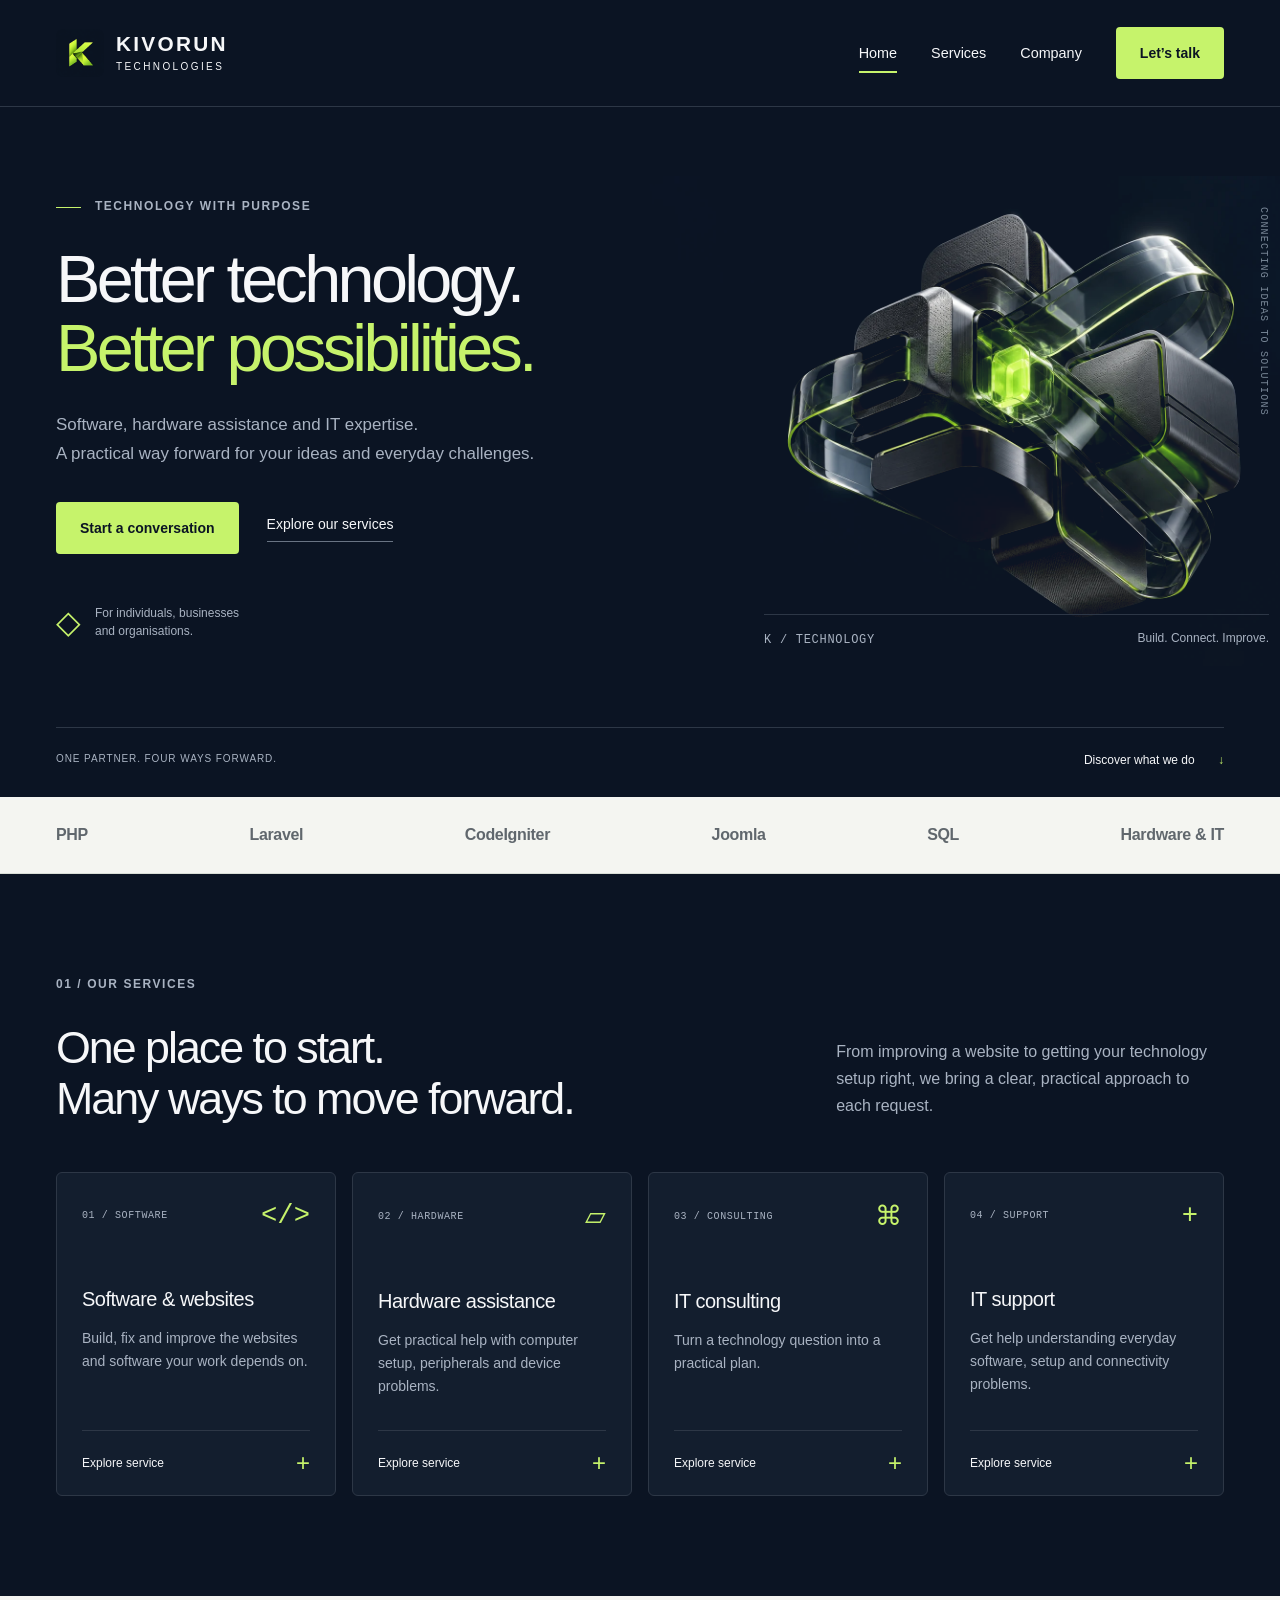
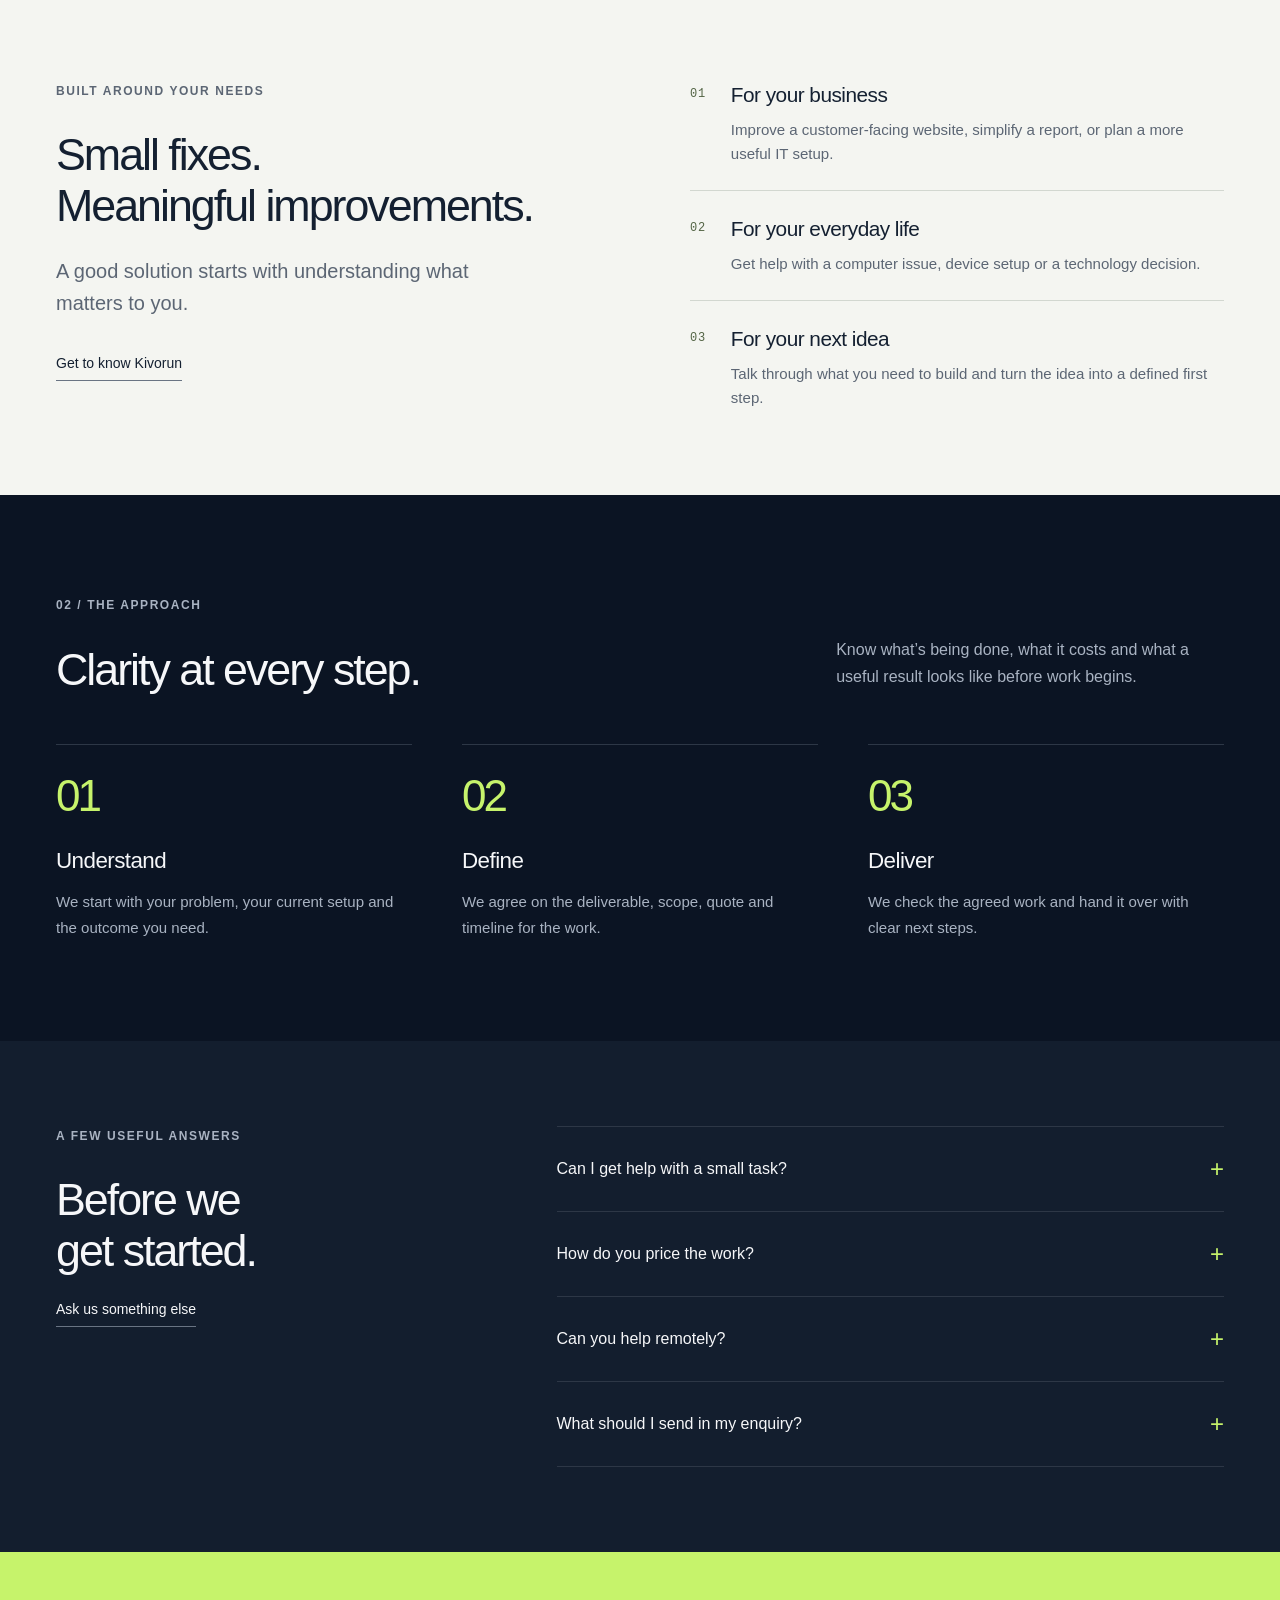
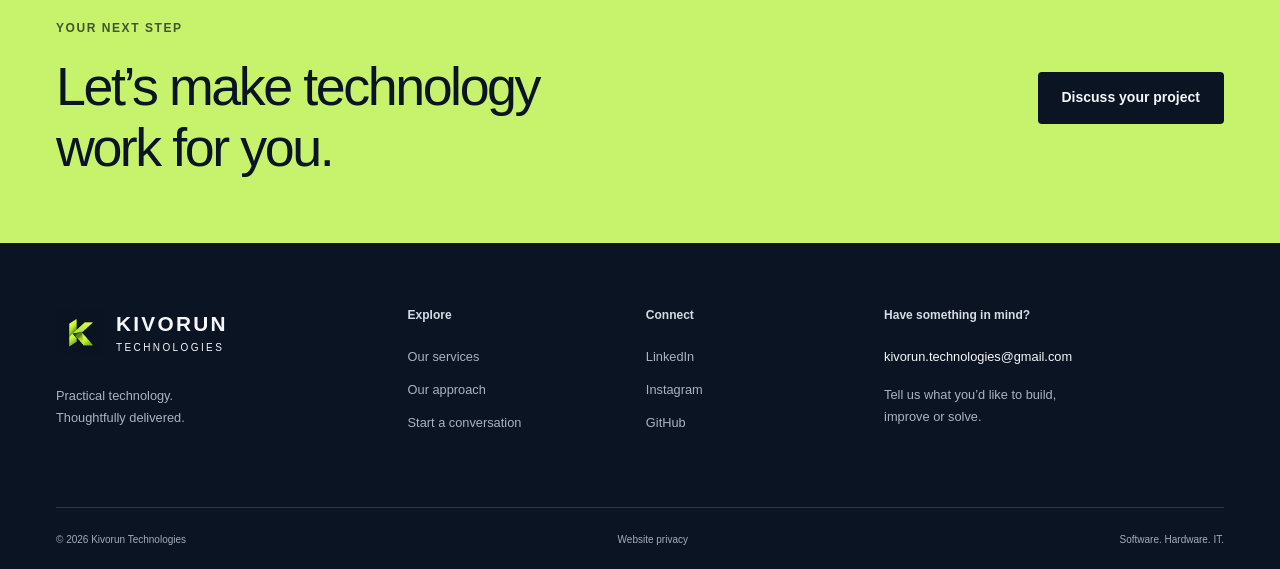
<file: index.html>
<!doctype html><html lang="en"><head><meta charset="utf-8"><meta name="viewport" content="width=device-width,initial-scale=1"><title>Software, websites &amp; practical IT solutions | Kivorun Technologies</title><meta name="description" content="Software and website solutions, hardware assistance, IT consulting and support for individuals and businesses."><meta name="theme-color" content="#0b1423"><link rel="canonical" href="https://kivorun-technologies.pages.dev/"><meta property="og:title" content="Software, websites &amp; practical IT solutions | Kivorun Technologies"><meta property="og:description" content="Software and website solutions, hardware assistance, IT consulting and support for individuals and businesses."><meta property="og:type" content="website"><meta property="og:url" content="https://kivorun-technologies.pages.dev/"><meta property="og:image" content="https://kivorun-technologies.pages.dev/assets/social-cover.png"><meta name="twitter:card" content="summary_large_image"><link rel="icon" href="assets/logo.png"><link rel="stylesheet" href="styles.css"><script src="app.js" defer></script><script type="application/ld+json">{"@context": "https://schema.org", "@type": "Organization", "name": "Kivorun Technologies", "url": "https://kivorun-technologies.pages.dev/", "email": "kivorun.technologies@gmail.com", "logo": "https://kivorun-technologies.pages.dev/assets/logo.png", "sameAs": ["https://www.linkedin.com/company/kivorun-technologies/", "https://www.instagram.com/kivorun.technologies/", "https://github.com/kivorun-technologies"]}</script></head><body><a class="skip" href="#main">Skip to content</a><header class="site-header"><div class="shell header-inner"><a class="brand" href="index.html" aria-label="Kivorun Technologies home"><span class="brand-symbol"><img src="assets/logo.png" width="48" height="48" alt=""></span><span class="brand-name">KIVORUN<small>TECHNOLOGIES</small></span></a><button class="menu-toggle" aria-controls="main-nav" aria-expanded="false">Menu <span aria-hidden="true">+</span></button><nav id="main-nav" aria-label="Main navigation"><a href="index.html" aria-current="page">Home</a><a href="services.html">Services</a><a href="about.html">Company</a><a class="button nav-cta" href="contact.html">Let’s talk</a></nav></div></header><main id="main"><section class="hero"><div class="shell hero-grid"><div class="hero-copy"><p class="eyebrow"><span class="line"></span> TECHNOLOGY WITH PURPOSE</p><h1>Better technology.<br><em>Better possibilities.</em></h1><p class="hero-intro">Software, hardware assistance and IT expertise.<br class="desktop-break"> A practical way forward for your ideas and everyday challenges.</p><div class="hero-actions"><a class="button button-lime" href="contact.html">Start a conversation</a><a class="underlink" href="services.html">Explore our services</a></div><div class="hero-note"><span class="note-symbol" aria-hidden="true">◇</span><span>For individuals, businesses<br>and organisations.</span></div></div><div class="hero-art"><img src="assets/hero.webp" width="1536" height="1024" alt="Abstract connected glass and graphite modules with a luminous green centre"><span class="art-label">CONNECTING IDEAS TO SOLUTIONS</span><div class="art-caption"><span class="mono">K / TECHNOLOGY</span><span>Build. Connect. Improve.</span></div></div></div><div class="shell hero-bottom"><span>ONE PARTNER. FOUR WAYS FORWARD.</span><a href="#services">Discover what we do <span aria-hidden="true">↓</span></a></div></section><section class="capability-strip" aria-label="Technology capabilities"><div class="shell"><span>PHP</span><span>Laravel</span><span>CodeIgniter</span><span>Joomla</span><span>SQL</span><span>Hardware & IT</span></div></section><section class="section shell" id="services"><div class="section-top"><div><p class="eyebrow">01 / OUR SERVICES</p><h2>One place to start.<br>Many ways to move forward.</h2></div><p>From improving a website to getting your technology setup right, we bring a clear, practical approach to each request.</p></div><div class="service-grid"><a class="service-card" href="services.html#software"><div class="card-top"><span class="mono">01 / SOFTWARE</span><span class="service-icon" aria-hidden="true">&lt;/&gt;</span></div><h3>Software & websites</h3><p>Build, fix and improve the websites and software your work depends on.</p><div class="card-foot"><span>Explore service</span><span aria-hidden="true">+</span></div></a><a class="service-card" href="services.html#hardware"><div class="card-top"><span class="mono">02 / HARDWARE</span><span class="service-icon" aria-hidden="true">▱</span></div><h3>Hardware assistance</h3><p>Get practical help with computer setup, peripherals and device problems.</p><div class="card-foot"><span>Explore service</span><span aria-hidden="true">+</span></div></a><a class="service-card" href="services.html#consulting"><div class="card-top"><span class="mono">03 / CONSULTING</span><span class="service-icon" aria-hidden="true">⌘</span></div><h3>IT consulting</h3><p>Turn a technology question into a practical plan.</p><div class="card-foot"><span>Explore service</span><span aria-hidden="true">+</span></div></a><a class="service-card" href="services.html#support"><div class="card-top"><span class="mono">04 / SUPPORT</span><span class="service-icon" aria-hidden="true">+</span></div><h3>IT support</h3><p>Get help understanding everyday software, setup and connectivity problems.</p><div class="card-foot"><span>Explore service</span><span aria-hidden="true">+</span></div></a></div></section><section class="focus-section"><div class="shell focus-grid"><div><p class="eyebrow">BUILT AROUND YOUR NEEDS</p><h2>Small fixes.<br>Meaningful improvements.</h2><p class="large-copy">A good solution starts with understanding what matters to you.</p><a class="underlink" href="about.html">Get to know Kivorun</a></div><div class="need-list"><article><span class="mono">01</span><div><h3>For your business</h3><p>Improve a customer-facing website, simplify a report, or plan a more useful IT setup.</p></div></article><article><span class="mono">02</span><div><h3>For your everyday life</h3><p>Get help with a computer issue, device setup or a technology decision.</p></div></article><article><span class="mono">03</span><div><h3>For your next idea</h3><p>Talk through what you need to build and turn the idea into a defined first step.</p></div></article></div></div></section><section class="section shell"><div class="section-top"><div><p class="eyebrow">02 / THE APPROACH</p><h2>Clarity at every step.</h2></div><p>Know what’s being done, what it costs and what a useful result looks like before work begins.</p></div><ol class="process"><li><span class="process-number">01</span><h3>Understand</h3><p>We start with your problem, your current setup and the outcome you need.</p></li><li><span class="process-number">02</span><h3>Define</h3><p>We agree on the deliverable, scope, quote and timeline for the work.</p></li><li><span class="process-number">03</span><h3>Deliver</h3><p>We check the agreed work and hand it over with clear next steps.</p></li></ol></section><section class="faq-section"><div class="shell faq-grid"><div><p class="eyebrow">A FEW USEFUL ANSWERS</p><h2>Before we<br>get started.</h2><a class="underlink" href="contact.html">Ask us something else</a></div><div class="faq"><details><summary>Can I get help with a small task?</summary><p>Yes. A broken form, a CSV export, a device setup or advice on an upgrade can be a good starting point. You don’t need a large project to get in touch.</p></details><details><summary>How do you price the work?</summary><p>We review the request first and agree on a scope and quote before work starts. The price depends on the task, complexity and deliverable.</p></details><details><summary>Can you help remotely?</summary><p>Many website, software and setup tasks can be handled remotely. For hardware or on-site requests, include your general area so we can confirm whether the work can be arranged.</p></details><details><summary>What should I send in my enquiry?</summary><p>Describe the problem or idea, the result you want, and any timing constraints. Remove passwords and private customer information from screenshots before sharing them.</p></details></div></div></section><section class="cta-band"><div class="shell cta-inner"><div><p class="eyebrow">YOUR NEXT STEP</p><h2>Let’s make technology<br>work for you.</h2></div><a class="button button-dark" href="contact.html">Discuss your project</a></div></section></main><footer class="site-footer"><div class="shell footer-grid"><div><a class="brand" href="index.html"><span class="brand-symbol"><img src="assets/logo.png" width="48" height="48" alt=""></span><span class="brand-name">KIVORUN<small>TECHNOLOGIES</small></span></a><p>Practical technology.<br>Thoughtfully delivered.</p></div><div><h2>Explore</h2><a href="services.html">Our services</a><a href="about.html">Our approach</a><a href="contact.html">Start a conversation</a></div><div><h2>Connect</h2><a href="https://www.linkedin.com/company/kivorun-technologies/" target="_blank" rel="noopener noreferrer">LinkedIn<span class="sr-only"> (opens a new tab)</span></a><a href="https://www.instagram.com/kivorun.technologies/" target="_blank" rel="noopener noreferrer">Instagram<span class="sr-only"> (opens a new tab)</span></a><a href="https://github.com/kivorun-technologies" target="_blank" rel="noopener noreferrer">GitHub<span class="sr-only"> (opens a new tab)</span></a></div><div class="footer-enquiry"><h2>Have something in mind?</h2><a href="mailto:kivorun.technologies@gmail.com" class="email">kivorun.technologies@gmail.com</a><p>Tell us what you’d like to build,<br>improve or solve.</p></div></div><div class="shell footer-bottom"><span>© 2026 Kivorun Technologies</span><a href="privacy.html">Website privacy</a><span>Software. Hardware. IT.</span></div></footer></body></html>
</file>
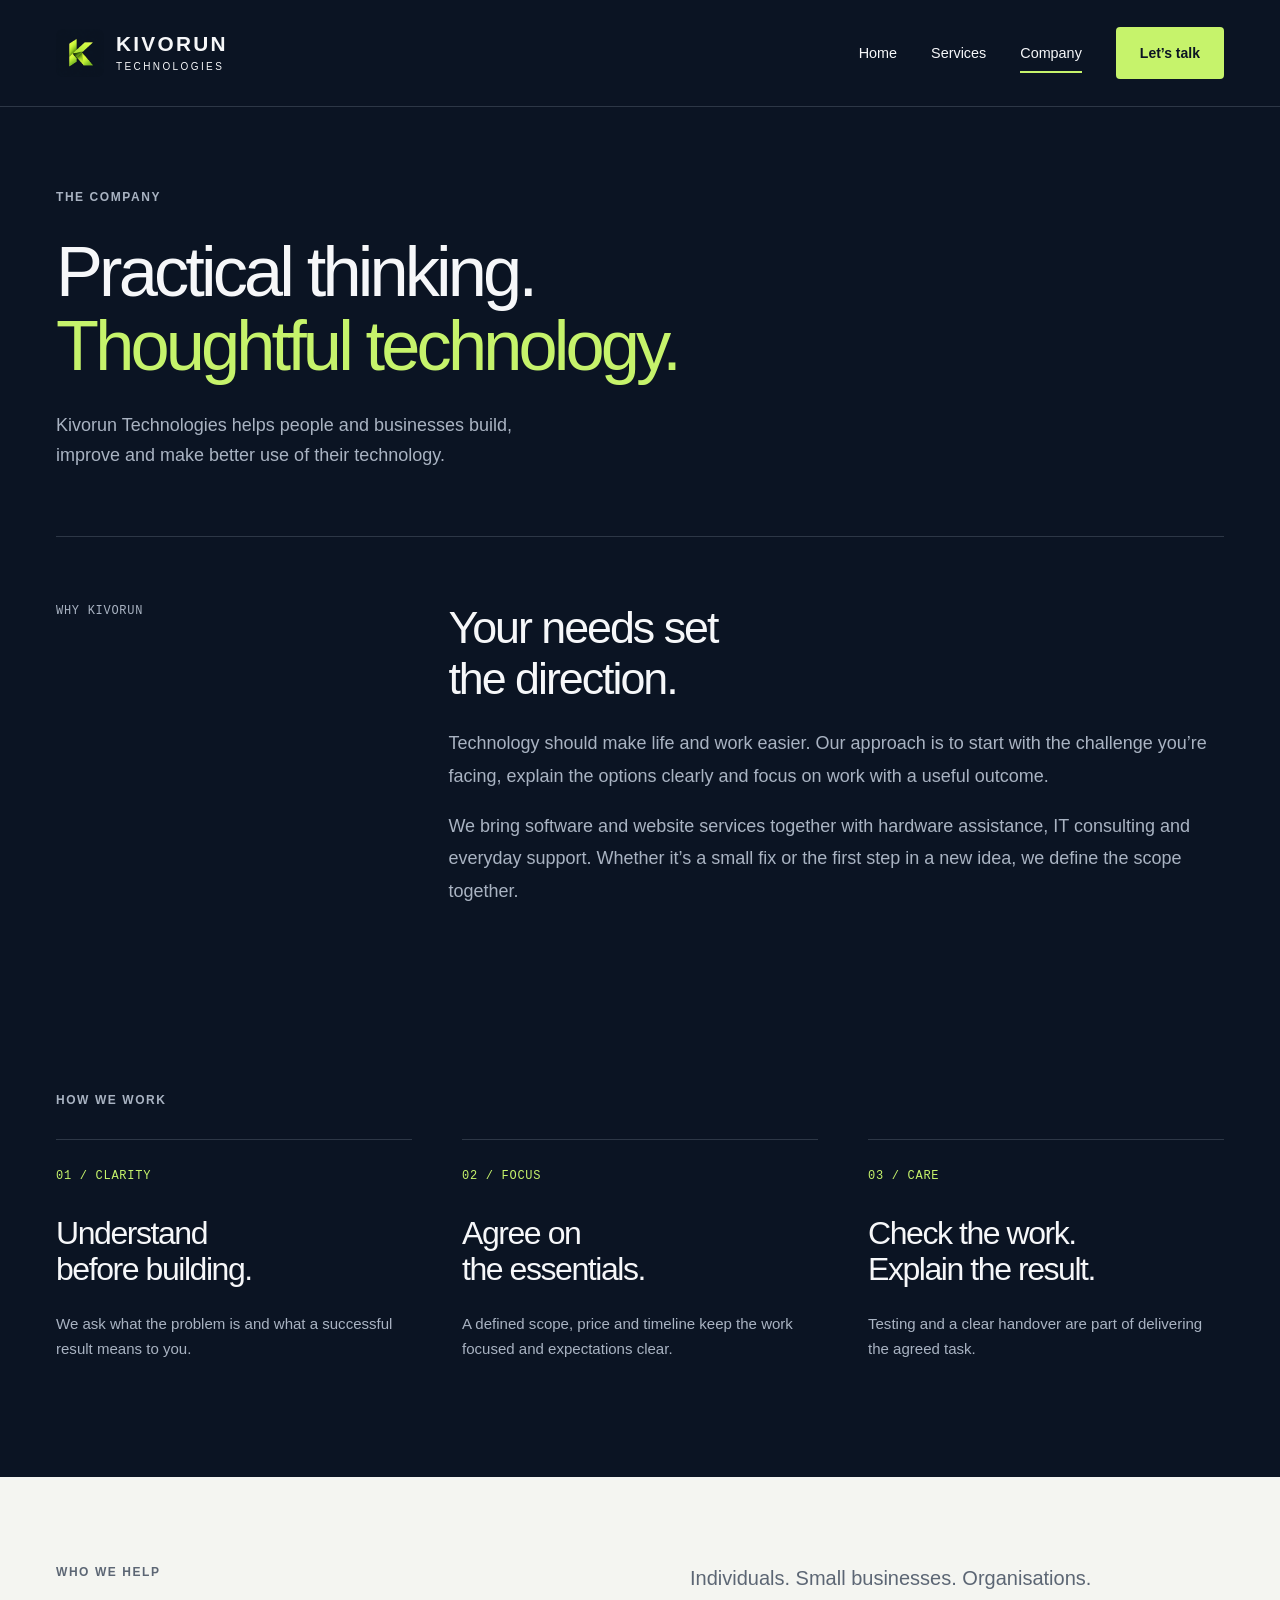
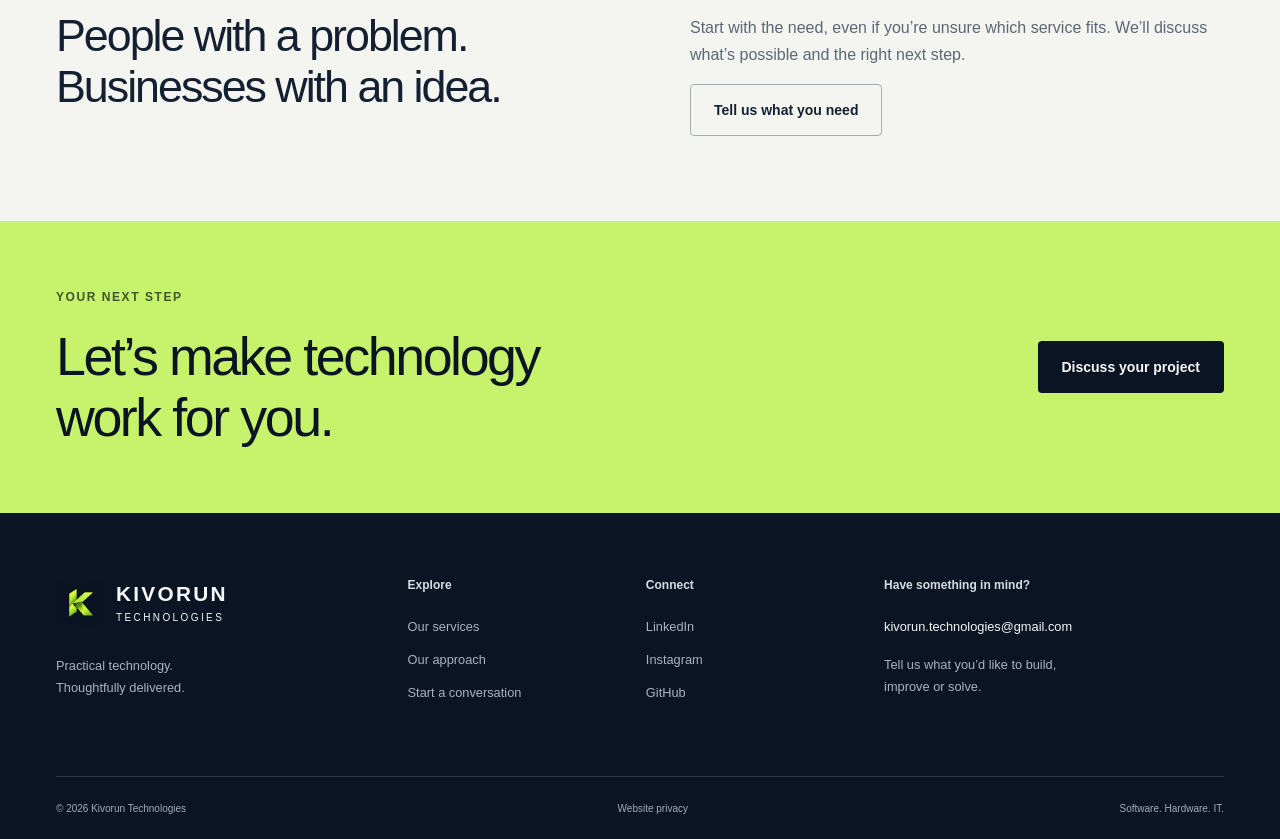
<file: about.html>
<!doctype html><html lang="en"><head><meta charset="utf-8"><meta name="viewport" content="width=device-width,initial-scale=1"><title>About the company | Kivorun Technologies</title><meta name="description" content="Learn how Kivorun Technologies approaches software, hardware assistance and IT support with clear scope and useful outcomes."><meta name="theme-color" content="#0b1423"><link rel="canonical" href="https://kivorun-technologies.pages.dev/about.html"><meta property="og:title" content="About the company | Kivorun Technologies"><meta property="og:description" content="Learn how Kivorun Technologies approaches software, hardware assistance and IT support with clear scope and useful outcomes."><meta property="og:type" content="website"><meta property="og:url" content="https://kivorun-technologies.pages.dev/about.html"><meta property="og:image" content="https://kivorun-technologies.pages.dev/assets/social-cover.png"><meta name="twitter:card" content="summary_large_image"><link rel="icon" href="assets/logo.png"><link rel="stylesheet" href="styles.css"><script src="app.js" defer></script><script type="application/ld+json">{"@context": "https://schema.org", "@type": "Organization", "name": "Kivorun Technologies", "url": "https://kivorun-technologies.pages.dev/", "email": "kivorun.technologies@gmail.com", "logo": "https://kivorun-technologies.pages.dev/assets/logo.png", "sameAs": ["https://www.linkedin.com/company/kivorun-technologies/", "https://www.instagram.com/kivorun.technologies/", "https://github.com/kivorun-technologies"]}</script></head><body><a class="skip" href="#main">Skip to content</a><header class="site-header"><div class="shell header-inner"><a class="brand" href="index.html" aria-label="Kivorun Technologies home"><span class="brand-symbol"><img src="assets/logo.png" width="48" height="48" alt=""></span><span class="brand-name">KIVORUN<small>TECHNOLOGIES</small></span></a><button class="menu-toggle" aria-controls="main-nav" aria-expanded="false">Menu <span aria-hidden="true">+</span></button><nav id="main-nav" aria-label="Main navigation"><a href="index.html">Home</a><a href="services.html">Services</a><a href="about.html" aria-current="page">Company</a><a class="button nav-cta" href="contact.html">Let’s talk</a></nav></div></header><main id="main"><section class="page-intro shell"><p class="eyebrow">THE COMPANY</p><h1>Practical thinking.<br><em>Thoughtful technology.</em></h1><p class="page-lead">Kivorun Technologies helps people and businesses build,<br>improve and make better use of their technology.</p></section><section class="shell about-statement"><span class="mono">WHY KIVORUN</span><div><h2>Your needs set<br>the direction.</h2><p>Technology should make life and work easier. Our approach is to start with the challenge you’re facing, explain the options clearly and focus on work with a useful outcome.</p><p>We bring software and website services together with hardware assistance, IT consulting and everyday support. Whether it’s a small fix or the first step in a new idea, we define the scope together.</p></div></section><section class="section shell"><p class="eyebrow">HOW WE WORK</p><div class="value-grid"><article><span class="mono">01 / CLARITY</span><h2>Understand<br>before building.</h2><p>We ask what the problem is and what a successful result means to you.</p></article><article><span class="mono">02 / FOCUS</span><h2>Agree on<br>the essentials.</h2><p>A defined scope, price and timeline keep the work focused and expectations clear.</p></article><article><span class="mono">03 / CARE</span><h2>Check the work.<br>Explain the result.</h2><p>Testing and a clear handover are part of delivering the agreed task.</p></article></div></section><section class="focus-section"><div class="shell focus-grid"><div><p class="eyebrow">WHO WE HELP</p><h2>People with a problem.<br>Businesses with an idea.</h2></div><div><p class="large-copy">Individuals. Small businesses. Organisations.</p><p>Start with the need, even if you’re unsure which service fits. We’ll discuss what’s possible and the right next step.</p><a class="button button-outline" href="contact.html">Tell us what you need</a></div></div></section><section class="cta-band"><div class="shell cta-inner"><div><p class="eyebrow">YOUR NEXT STEP</p><h2>Let’s make technology<br>work for you.</h2></div><a class="button button-dark" href="contact.html">Discuss your project</a></div></section></main><footer class="site-footer"><div class="shell footer-grid"><div><a class="brand" href="index.html"><span class="brand-symbol"><img src="assets/logo.png" width="48" height="48" alt=""></span><span class="brand-name">KIVORUN<small>TECHNOLOGIES</small></span></a><p>Practical technology.<br>Thoughtfully delivered.</p></div><div><h2>Explore</h2><a href="services.html">Our services</a><a href="about.html">Our approach</a><a href="contact.html">Start a conversation</a></div><div><h2>Connect</h2><a href="https://www.linkedin.com/company/kivorun-technologies/" target="_blank" rel="noopener noreferrer">LinkedIn<span class="sr-only"> (opens a new tab)</span></a><a href="https://www.instagram.com/kivorun.technologies/" target="_blank" rel="noopener noreferrer">Instagram<span class="sr-only"> (opens a new tab)</span></a><a href="https://github.com/kivorun-technologies" target="_blank" rel="noopener noreferrer">GitHub<span class="sr-only"> (opens a new tab)</span></a></div><div class="footer-enquiry"><h2>Have something in mind?</h2><a href="mailto:kivorun.technologies@gmail.com" class="email">kivorun.technologies@gmail.com</a><p>Tell us what you’d like to build,<br>improve or solve.</p></div></div><div class="shell footer-bottom"><span>© 2026 Kivorun Technologies</span><a href="privacy.html">Website privacy</a><span>Software. Hardware. IT.</span></div></footer></body></html>
</file>
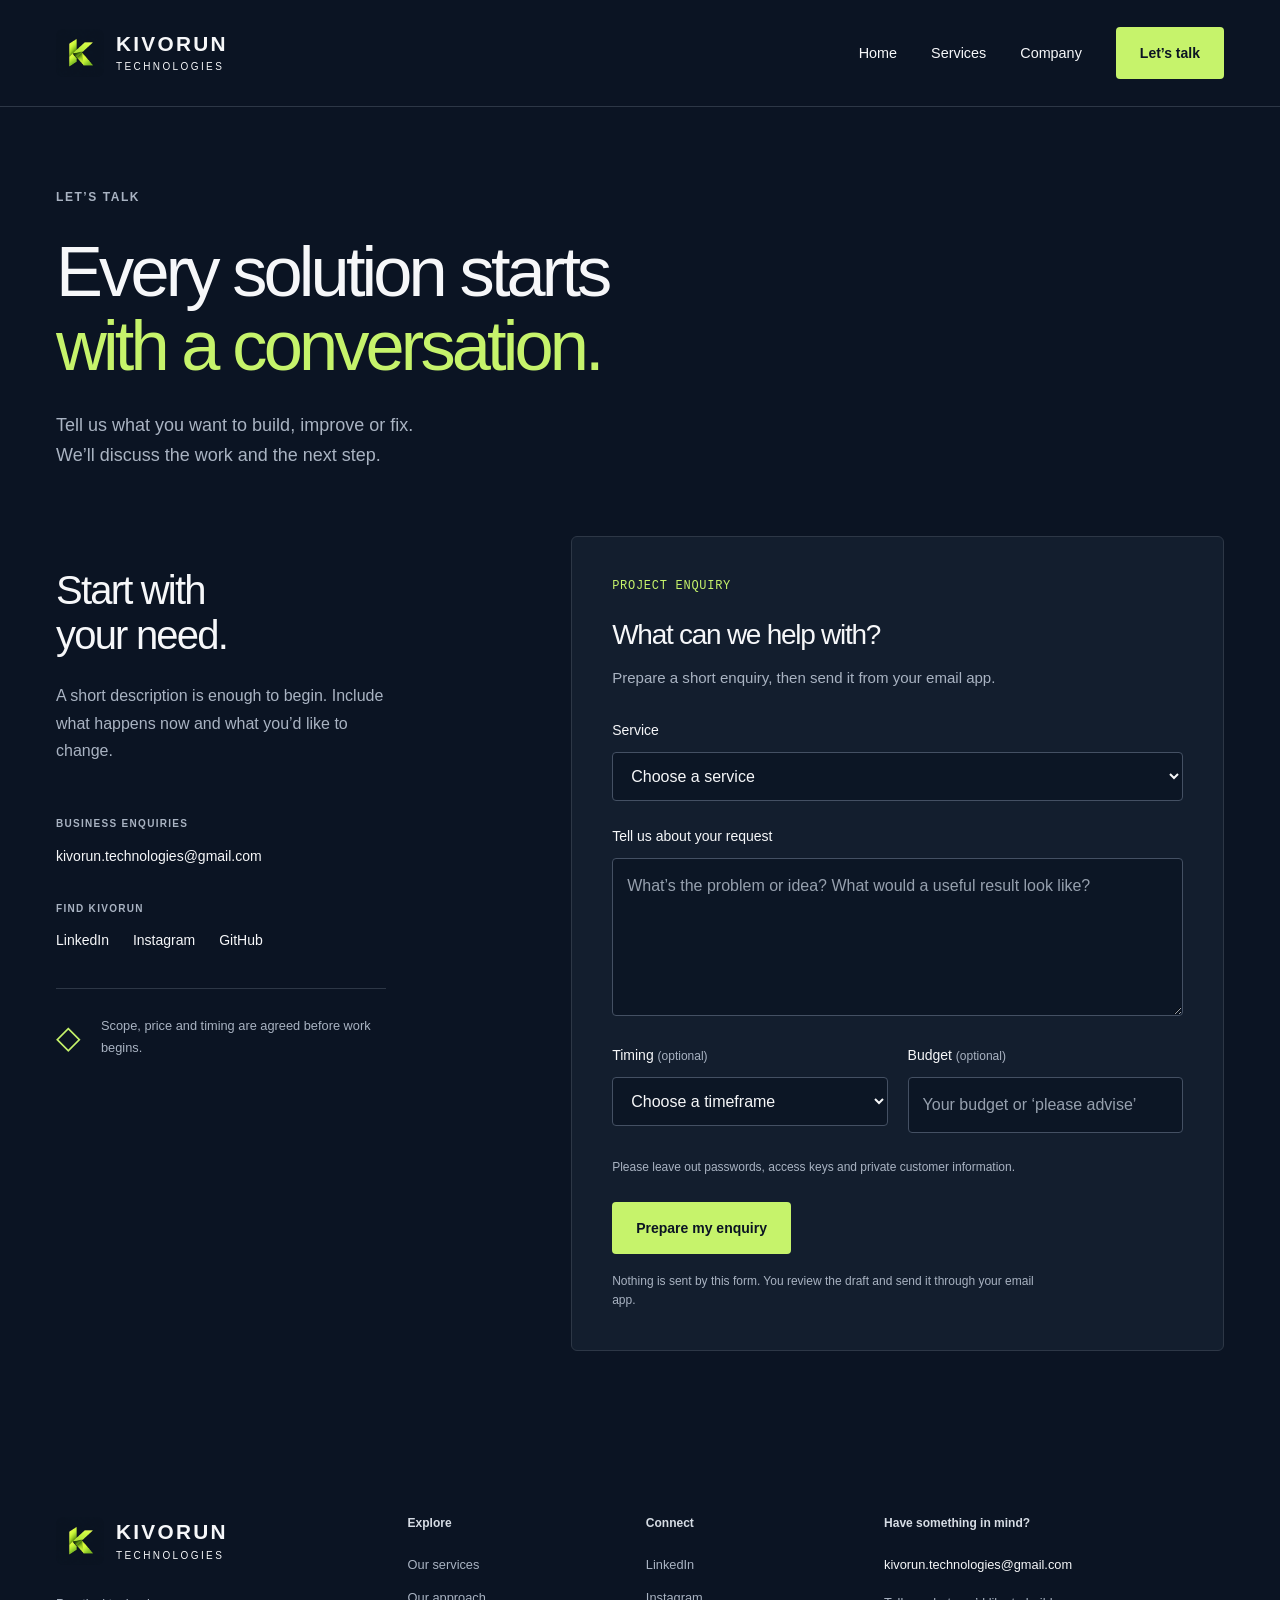
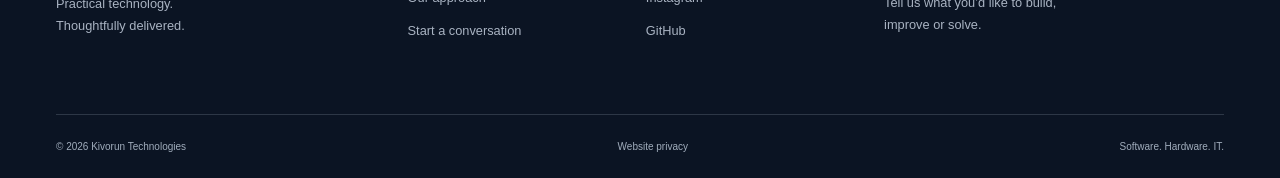
<file: contact.html>
<!doctype html><html lang="en"><head><meta charset="utf-8"><meta name="viewport" content="width=device-width,initial-scale=1"><title>Let’s talk | Kivorun Technologies</title><meta name="description" content="Start a conversation with Kivorun Technologies about your software, website, hardware or IT request."><meta name="theme-color" content="#0b1423"><link rel="canonical" href="https://kivorun-technologies.pages.dev/contact.html"><meta property="og:title" content="Let’s talk | Kivorun Technologies"><meta property="og:description" content="Start a conversation with Kivorun Technologies about your software, website, hardware or IT request."><meta property="og:type" content="website"><meta property="og:url" content="https://kivorun-technologies.pages.dev/contact.html"><meta property="og:image" content="https://kivorun-technologies.pages.dev/assets/social-cover.png"><meta name="twitter:card" content="summary_large_image"><link rel="icon" href="assets/logo.png"><link rel="stylesheet" href="styles.css"><script src="app.js" defer></script><script type="application/ld+json">{"@context": "https://schema.org", "@type": "Organization", "name": "Kivorun Technologies", "url": "https://kivorun-technologies.pages.dev/", "email": "kivorun.technologies@gmail.com", "logo": "https://kivorun-technologies.pages.dev/assets/logo.png", "sameAs": ["https://www.linkedin.com/company/kivorun-technologies/", "https://www.instagram.com/kivorun.technologies/", "https://github.com/kivorun-technologies"]}</script></head><body><a class="skip" href="#main">Skip to content</a><header class="site-header"><div class="shell header-inner"><a class="brand" href="index.html" aria-label="Kivorun Technologies home"><span class="brand-symbol"><img src="assets/logo.png" width="48" height="48" alt=""></span><span class="brand-name">KIVORUN<small>TECHNOLOGIES</small></span></a><button class="menu-toggle" aria-controls="main-nav" aria-expanded="false">Menu <span aria-hidden="true">+</span></button><nav id="main-nav" aria-label="Main navigation"><a href="index.html">Home</a><a href="services.html">Services</a><a href="about.html">Company</a><a class="button nav-cta" href="contact.html" aria-current="page">Let’s talk</a></nav></div></header><main id="main"><section class="page-intro shell"><p class="eyebrow">LET’S TALK</p><h1>Every solution starts<br><em>with a conversation.</em></h1><p class="page-lead">Tell us what you want to build, improve or fix.<br>We’ll discuss the work and the next step.</p></section><section class="shell contact-grid"><aside class="contact-sidebar"><h2>Start with<br>your need.</h2><p>A short description is enough to begin. Include what happens now and what you’d like to change.</p><div class="contact-block"><span class="eyebrow">BUSINESS ENQUIRIES</span><a class="email" href="mailto:kivorun.technologies@gmail.com">kivorun.technologies@gmail.com</a></div><div class="contact-block"><span class="eyebrow">FIND KIVORUN</span><div class="social-links"><a href="https://www.linkedin.com/company/kivorun-technologies/" target="_blank" rel="noopener noreferrer">LinkedIn<span class="sr-only"> (opens a new tab)</span></a><a href="https://www.instagram.com/kivorun.technologies/" target="_blank" rel="noopener noreferrer">Instagram<span class="sr-only"> (opens a new tab)</span></a><a href="https://github.com/kivorun-technologies" target="_blank" rel="noopener noreferrer">GitHub<span class="sr-only"> (opens a new tab)</span></a></div></div><div class="contact-note"><span aria-hidden="true">◇</span><p>Scope, price and timing are agreed before work begins.</p></div></aside><div class="enquiry-card"><div class="enquiry-heading"><span class="mono">PROJECT ENQUIRY</span><h2>What can we help with?</h2><p>Prepare a short enquiry, then send it from your email app.</p></div><form id="enquiry-form"><label for="service">Service</label><select id="service" name="service" required><option value="">Choose a service</option><option value="software">Software & websites</option><option value="hardware">Hardware assistance</option><option value="consulting">IT consulting</option><option value="support">IT support</option><option value="unsure">I’m not sure yet</option></select><label for="description">Tell us about your request</label><textarea id="description" name="description" rows="5" maxlength="4000" required placeholder="What’s the problem or idea? What would a useful result look like?"></textarea><div class="form-row"><div><label for="timeline">Timing <span>(optional)</span></label><select id="timeline" name="timeline"><option value="Not specified">Choose a timeframe</option><option>Flexible</option><option>Within a month</option><option>Within two weeks</option><option>I have a specific deadline</option></select></div><div><label for="budget">Budget <span>(optional)</span></label><input id="budget" name="budget" maxlength="80" placeholder="Your budget or ‘please advise’"></div></div><p class="form-note">Please leave out passwords, access keys and private customer information.</p><button type="submit" class="button button-lime">Prepare my enquiry</button><p class="privacy-note">Nothing is sent by this form. You review the draft and send it through your email app.</p></form><section id="enquiry-result" class="enquiry-result" hidden aria-label="Your prepared enquiry"><h3>Your enquiry is ready to review.</h3><textarea id="draft-body" rows="9" aria-label="Enquiry draft" readonly></textarea><div class="result-actions"><a id="draft-mail" class="button button-lime" href="mailto:kivorun.technologies@gmail.com">Open email app</a><button id="copy-draft" class="button button-outline" type="button">Copy enquiry</button></div><p id="draft-status" role="status">Review the draft, then open your email app to send it.</p></section><noscript><p>Email your request to <a href="mailto:kivorun.technologies@gmail.com">kivorun.technologies@gmail.com</a>. The enquiry builder needs JavaScript.</p></noscript></div></section></main><footer class="site-footer"><div class="shell footer-grid"><div><a class="brand" href="index.html"><span class="brand-symbol"><img src="assets/logo.png" width="48" height="48" alt=""></span><span class="brand-name">KIVORUN<small>TECHNOLOGIES</small></span></a><p>Practical technology.<br>Thoughtfully delivered.</p></div><div><h2>Explore</h2><a href="services.html">Our services</a><a href="about.html">Our approach</a><a href="contact.html">Start a conversation</a></div><div><h2>Connect</h2><a href="https://www.linkedin.com/company/kivorun-technologies/" target="_blank" rel="noopener noreferrer">LinkedIn<span class="sr-only"> (opens a new tab)</span></a><a href="https://www.instagram.com/kivorun.technologies/" target="_blank" rel="noopener noreferrer">Instagram<span class="sr-only"> (opens a new tab)</span></a><a href="https://github.com/kivorun-technologies" target="_blank" rel="noopener noreferrer">GitHub<span class="sr-only"> (opens a new tab)</span></a></div><div class="footer-enquiry"><h2>Have something in mind?</h2><a href="mailto:kivorun.technologies@gmail.com" class="email">kivorun.technologies@gmail.com</a><p>Tell us what you’d like to build,<br>improve or solve.</p></div></div><div class="shell footer-bottom"><span>© 2026 Kivorun Technologies</span><a href="privacy.html">Website privacy</a><span>Software. Hardware. IT.</span></div></footer></body></html>
</file>
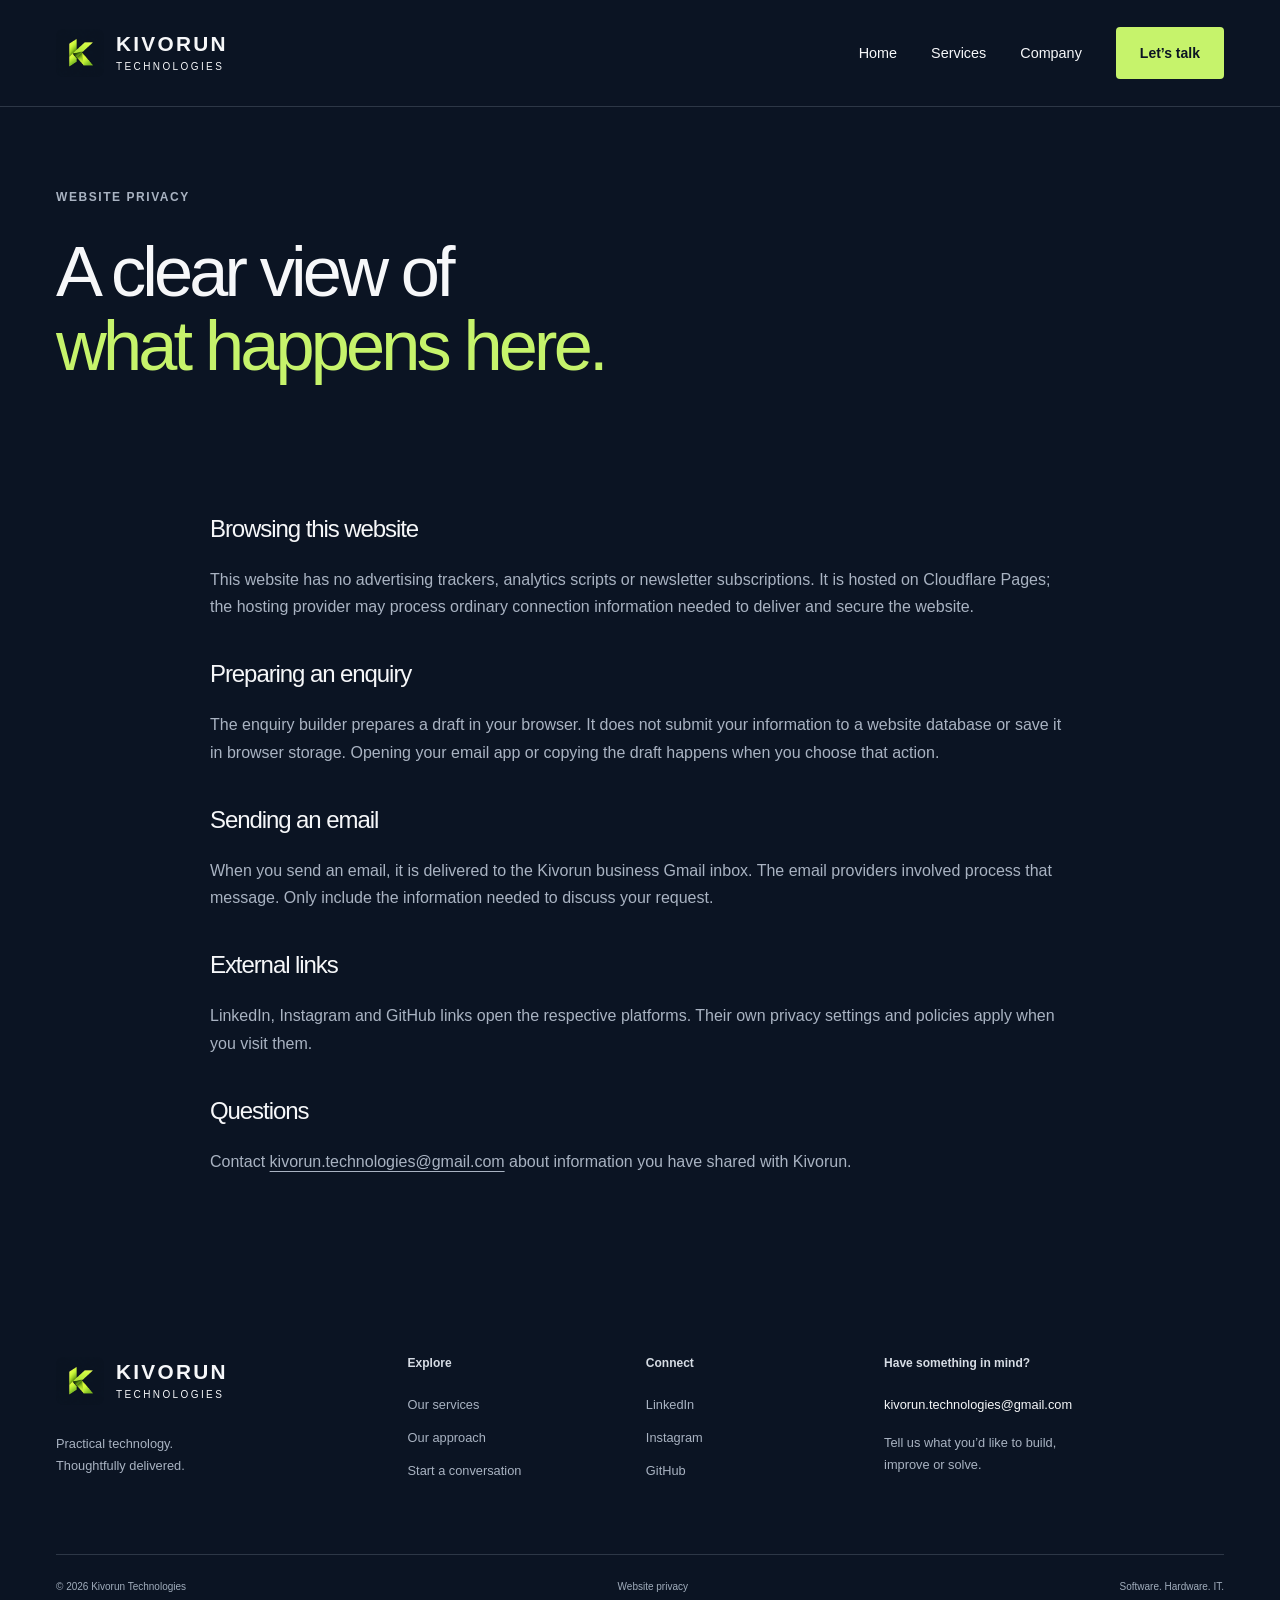
<file: privacy.html>
<!doctype html><html lang="en"><head><meta charset="utf-8"><meta name="viewport" content="width=device-width,initial-scale=1"><title>Website privacy | Kivorun Technologies</title><meta name="description" content="How the Kivorun Technologies website and enquiry builder work."><meta name="theme-color" content="#0b1423"><link rel="canonical" href="https://kivorun-technologies.pages.dev/privacy.html"><meta property="og:title" content="Website privacy | Kivorun Technologies"><meta property="og:description" content="How the Kivorun Technologies website and enquiry builder work."><meta property="og:type" content="website"><meta property="og:url" content="https://kivorun-technologies.pages.dev/privacy.html"><meta property="og:image" content="https://kivorun-technologies.pages.dev/assets/social-cover.png"><meta name="twitter:card" content="summary_large_image"><link rel="icon" href="assets/logo.png"><link rel="stylesheet" href="styles.css"><script src="app.js" defer></script><script type="application/ld+json">{"@context": "https://schema.org", "@type": "Organization", "name": "Kivorun Technologies", "url": "https://kivorun-technologies.pages.dev/", "email": "kivorun.technologies@gmail.com", "logo": "https://kivorun-technologies.pages.dev/assets/logo.png", "sameAs": ["https://www.linkedin.com/company/kivorun-technologies/", "https://www.instagram.com/kivorun.technologies/", "https://github.com/kivorun-technologies"]}</script></head><body><a class="skip" href="#main">Skip to content</a><header class="site-header"><div class="shell header-inner"><a class="brand" href="index.html" aria-label="Kivorun Technologies home"><span class="brand-symbol"><img src="assets/logo.png" width="48" height="48" alt=""></span><span class="brand-name">KIVORUN<small>TECHNOLOGIES</small></span></a><button class="menu-toggle" aria-controls="main-nav" aria-expanded="false">Menu <span aria-hidden="true">+</span></button><nav id="main-nav" aria-label="Main navigation"><a href="index.html">Home</a><a href="services.html">Services</a><a href="about.html">Company</a><a class="button nav-cta" href="contact.html">Let’s talk</a></nav></div></header><main id="main"><section class="page-intro shell"><p class="eyebrow">WEBSITE PRIVACY</p><h1>A clear view of<br><em>what happens here.</em></h1></section><section class="shell prose section"><h2>Browsing this website</h2><p>This website has no advertising trackers, analytics scripts or newsletter subscriptions. It is hosted on Cloudflare Pages; the hosting provider may process ordinary connection information needed to deliver and secure the website.</p><h2>Preparing an enquiry</h2><p>The enquiry builder prepares a draft in your browser. It does not submit your information to a website database or save it in browser storage. Opening your email app or copying the draft happens when you choose that action.</p><h2>Sending an email</h2><p>When you send an email, it is delivered to the Kivorun business Gmail inbox. The email providers involved process that message. Only include the information needed to discuss your request.</p><h2>External links</h2><p>LinkedIn, Instagram and GitHub links open the respective platforms. Their own privacy settings and policies apply when you visit them.</p><h2>Questions</h2><p>Contact <a href="mailto:kivorun.technologies@gmail.com">kivorun.technologies@gmail.com</a> about information you have shared with Kivorun.</p></section></main><footer class="site-footer"><div class="shell footer-grid"><div><a class="brand" href="index.html"><span class="brand-symbol"><img src="assets/logo.png" width="48" height="48" alt=""></span><span class="brand-name">KIVORUN<small>TECHNOLOGIES</small></span></a><p>Practical technology.<br>Thoughtfully delivered.</p></div><div><h2>Explore</h2><a href="services.html">Our services</a><a href="about.html">Our approach</a><a href="contact.html">Start a conversation</a></div><div><h2>Connect</h2><a href="https://www.linkedin.com/company/kivorun-technologies/" target="_blank" rel="noopener noreferrer">LinkedIn<span class="sr-only"> (opens a new tab)</span></a><a href="https://www.instagram.com/kivorun.technologies/" target="_blank" rel="noopener noreferrer">Instagram<span class="sr-only"> (opens a new tab)</span></a><a href="https://github.com/kivorun-technologies" target="_blank" rel="noopener noreferrer">GitHub<span class="sr-only"> (opens a new tab)</span></a></div><div class="footer-enquiry"><h2>Have something in mind?</h2><a href="mailto:kivorun.technologies@gmail.com" class="email">kivorun.technologies@gmail.com</a><p>Tell us what you’d like to build,<br>improve or solve.</p></div></div><div class="shell footer-bottom"><span>© 2026 Kivorun Technologies</span><a href="privacy.html">Website privacy</a><span>Software. Hardware. IT.</span></div></footer></body></html>
</file>
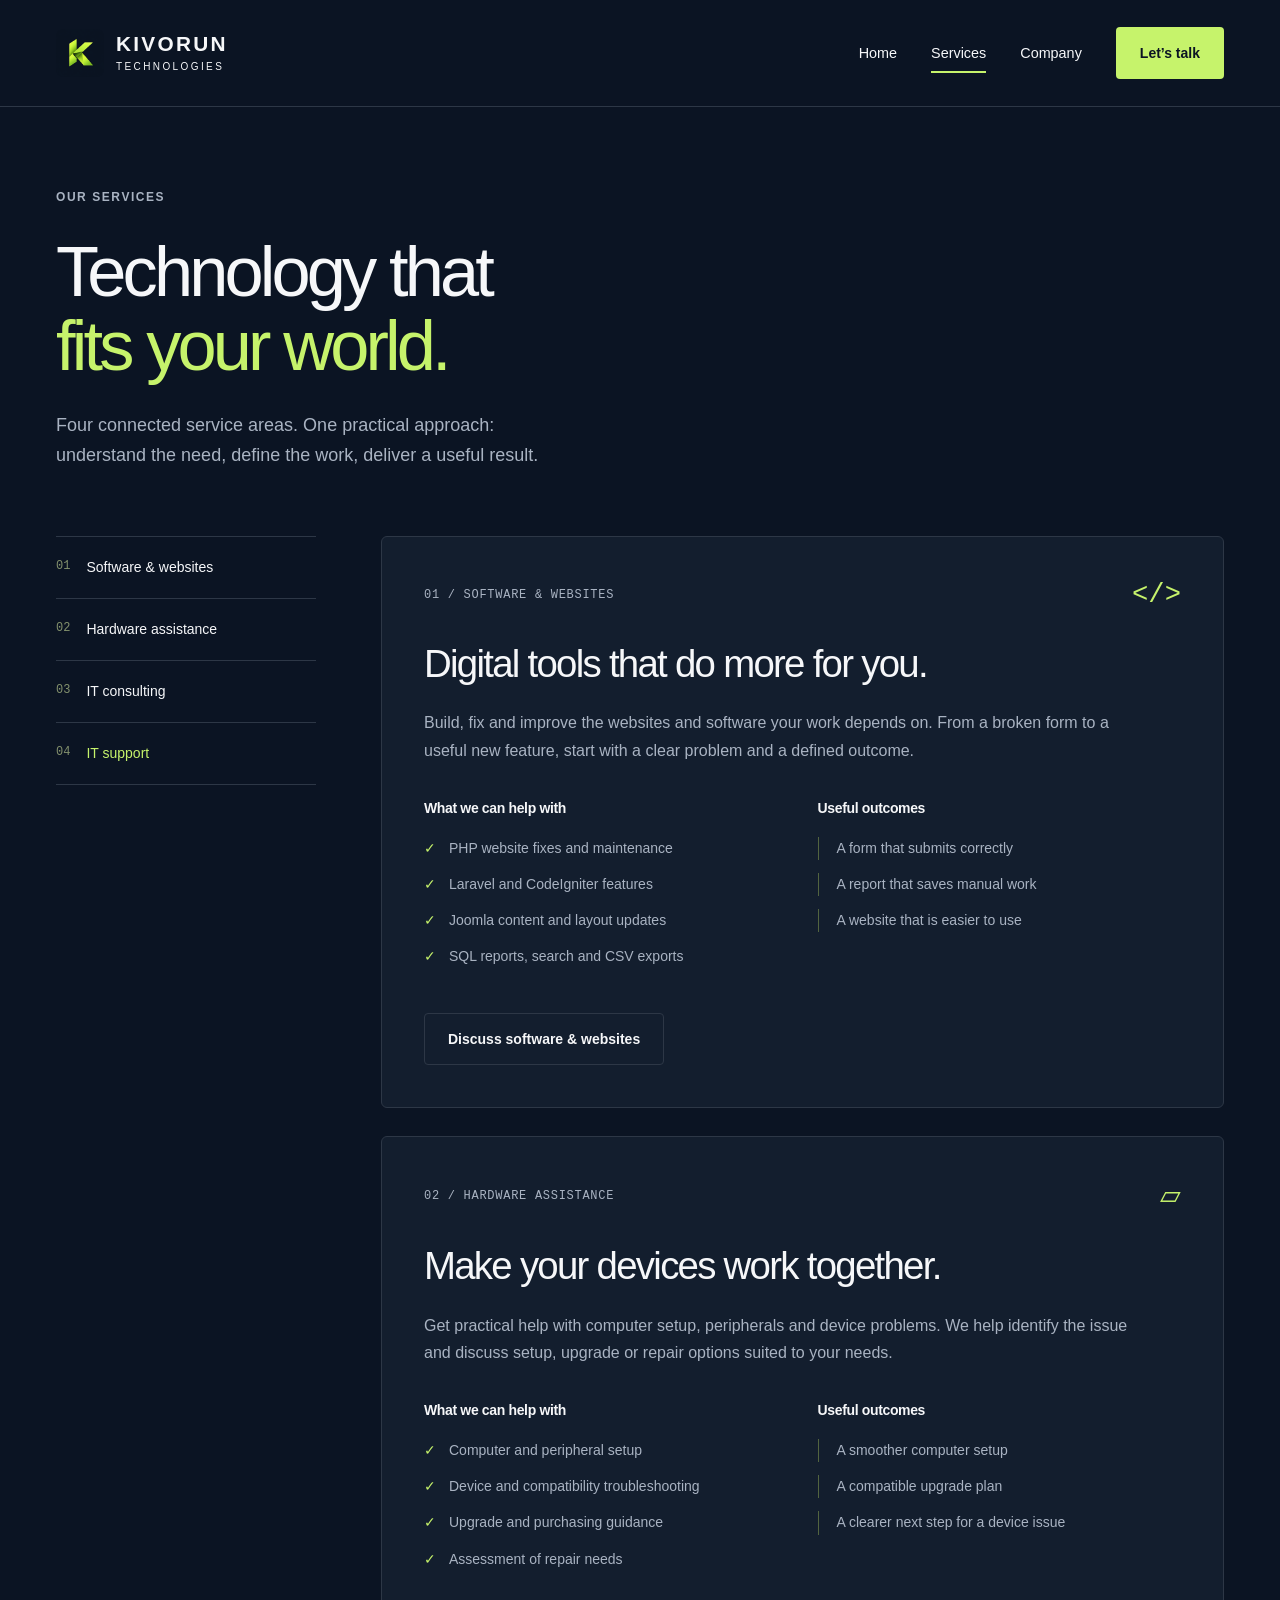
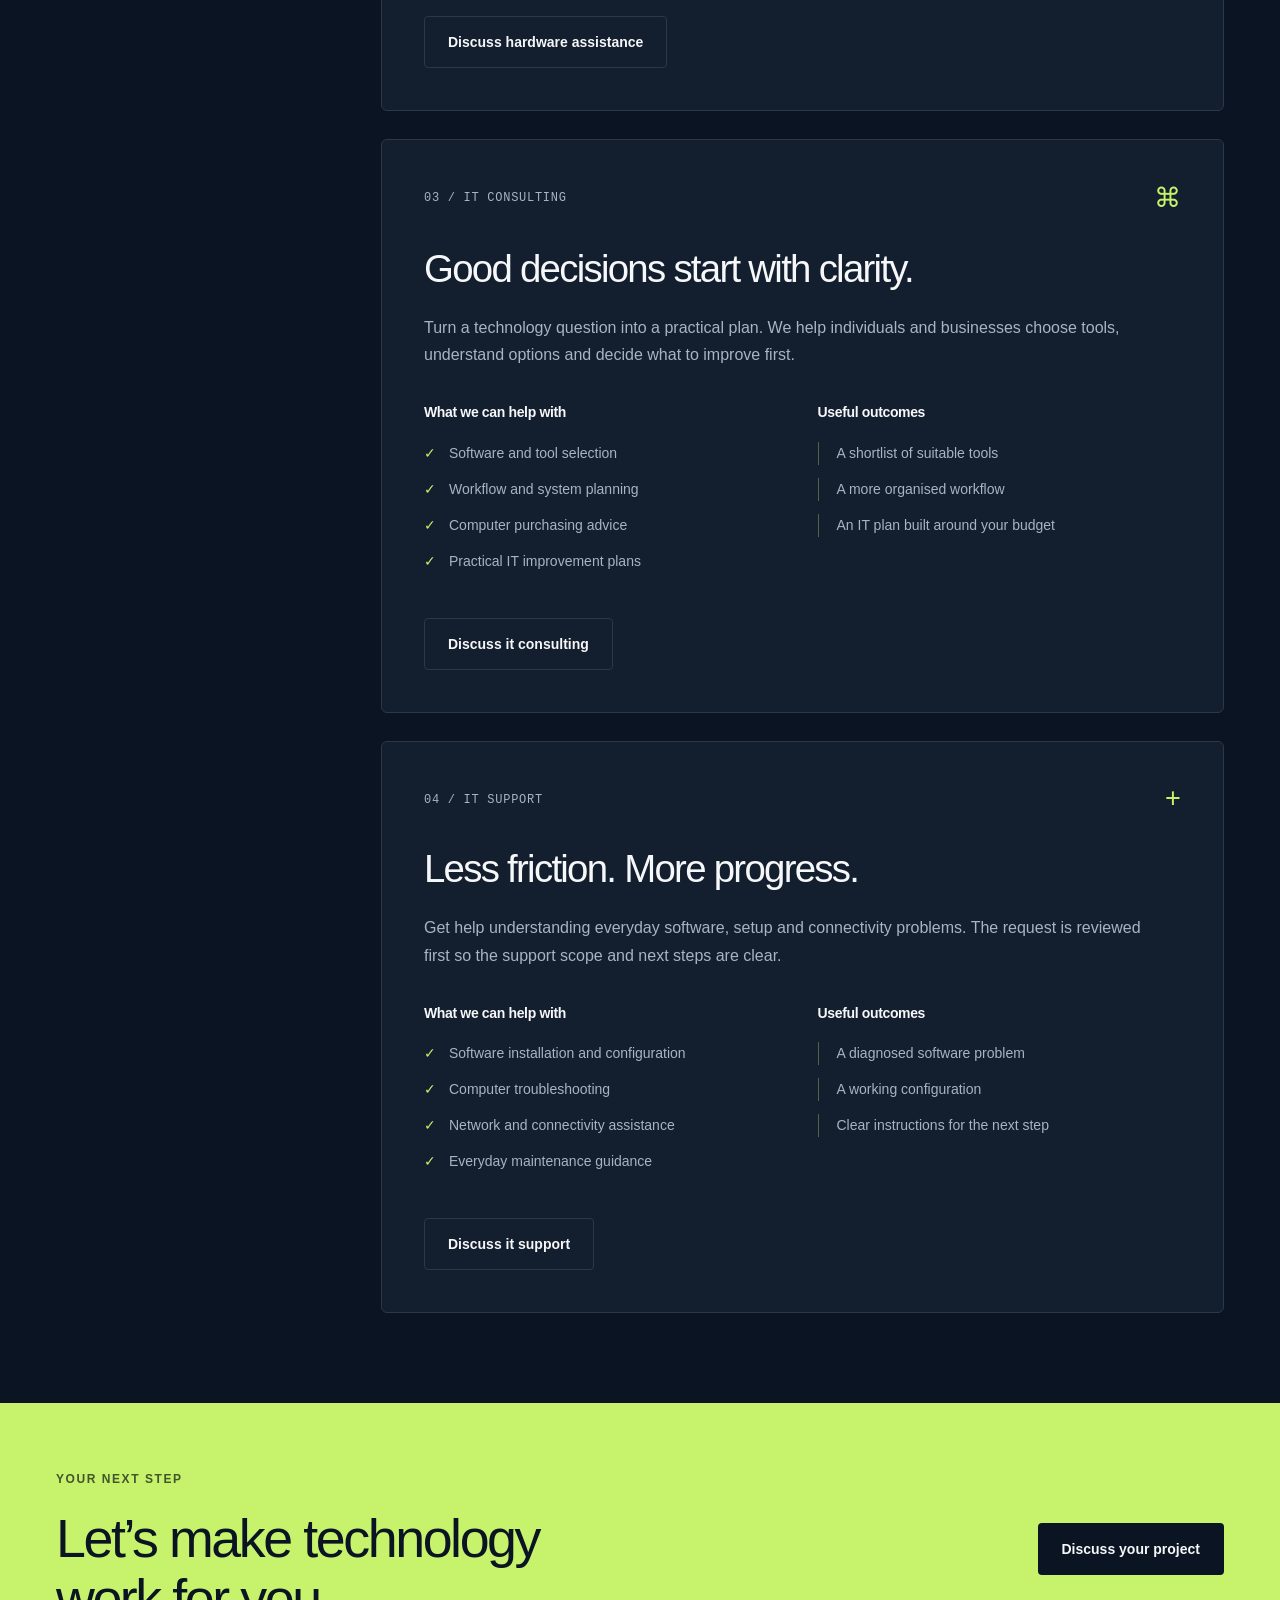
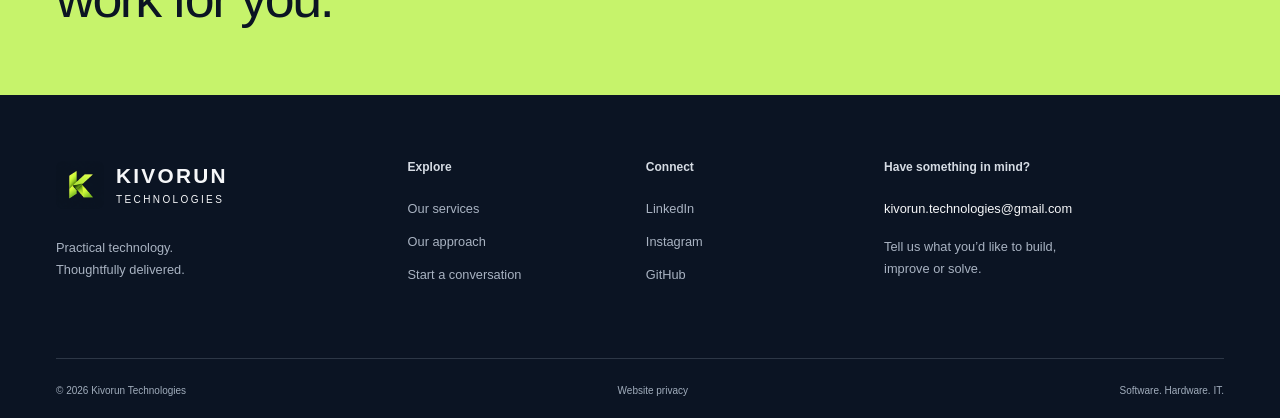
<file: services.html>
<!doctype html><html lang="en"><head><meta charset="utf-8"><meta name="viewport" content="width=device-width,initial-scale=1"><title>Our services | Kivorun Technologies</title><meta name="description" content="Explore software and websites, hardware assistance, IT consulting and support from Kivorun Technologies."><meta name="theme-color" content="#0b1423"><link rel="canonical" href="https://kivorun-technologies.pages.dev/services.html"><meta property="og:title" content="Our services | Kivorun Technologies"><meta property="og:description" content="Explore software and websites, hardware assistance, IT consulting and support from Kivorun Technologies."><meta property="og:type" content="website"><meta property="og:url" content="https://kivorun-technologies.pages.dev/services.html"><meta property="og:image" content="https://kivorun-technologies.pages.dev/assets/social-cover.png"><meta name="twitter:card" content="summary_large_image"><link rel="icon" href="assets/logo.png"><link rel="stylesheet" href="styles.css"><script src="app.js" defer></script><script type="application/ld+json">{"@context": "https://schema.org", "@type": "Organization", "name": "Kivorun Technologies", "url": "https://kivorun-technologies.pages.dev/", "email": "kivorun.technologies@gmail.com", "logo": "https://kivorun-technologies.pages.dev/assets/logo.png", "sameAs": ["https://www.linkedin.com/company/kivorun-technologies/", "https://www.instagram.com/kivorun.technologies/", "https://github.com/kivorun-technologies"]}</script></head><body><a class="skip" href="#main">Skip to content</a><header class="site-header"><div class="shell header-inner"><a class="brand" href="index.html" aria-label="Kivorun Technologies home"><span class="brand-symbol"><img src="assets/logo.png" width="48" height="48" alt=""></span><span class="brand-name">KIVORUN<small>TECHNOLOGIES</small></span></a><button class="menu-toggle" aria-controls="main-nav" aria-expanded="false">Menu <span aria-hidden="true">+</span></button><nav id="main-nav" aria-label="Main navigation"><a href="index.html">Home</a><a href="services.html" aria-current="page">Services</a><a href="about.html">Company</a><a class="button nav-cta" href="contact.html">Let’s talk</a></nav></div></header><main id="main"><section class="page-intro shell"><p class="eyebrow">OUR SERVICES</p><h1>Technology that<br><em>fits your world.</em></h1><p class="page-lead">Four connected service areas. One practical approach:<br>understand the need, define the work, deliver a useful result.</p></section><section class="shell services-detail"><nav class="service-nav" aria-label="Service categories"><a href="#software"><span>01</span>Software & websites</a><a href="#hardware"><span>02</span>Hardware assistance</a><a href="#consulting"><span>03</span>IT consulting</a><a href="#support"><span>04</span>IT support</a></nav><div class="service-panels"><article class="service-panel" id="software"><div class="panel-kicker"><span class="mono">01 / SOFTWARE & WEBSITES</span><span class="service-icon" aria-hidden="true">&lt;/&gt;</span></div><h2>Digital tools that do more for you.</h2><p class="panel-intro">Build, fix and improve the websites and software your work depends on. From a broken form to a useful new feature, start with a clear problem and a defined outcome.</p><div class="panel-columns"><div><h3>What we can help with</h3><ul class="check-list"><li>PHP website fixes and maintenance</li><li>Laravel and CodeIgniter features</li><li>Joomla content and layout updates</li><li>SQL reports, search and CSV exports</li></ul></div><div><h3>Useful outcomes</h3><ul class="plain-list"><li>A form that submits correctly</li><li>A report that saves manual work</li><li>A website that is easier to use</li></ul></div></div><a class="button button-outline" href="contact.html?service=software">Discuss software & websites</a></article><article class="service-panel" id="hardware"><div class="panel-kicker"><span class="mono">02 / HARDWARE ASSISTANCE</span><span class="service-icon" aria-hidden="true">▱</span></div><h2>Make your devices work together.</h2><p class="panel-intro">Get practical help with computer setup, peripherals and device problems. We help identify the issue and discuss setup, upgrade or repair options suited to your needs.</p><div class="panel-columns"><div><h3>What we can help with</h3><ul class="check-list"><li>Computer and peripheral setup</li><li>Device and compatibility troubleshooting</li><li>Upgrade and purchasing guidance</li><li>Assessment of repair needs</li></ul></div><div><h3>Useful outcomes</h3><ul class="plain-list"><li>A smoother computer setup</li><li>A compatible upgrade plan</li><li>A clearer next step for a device issue</li></ul></div></div><a class="button button-outline" href="contact.html?service=hardware">Discuss hardware assistance</a></article><article class="service-panel" id="consulting"><div class="panel-kicker"><span class="mono">03 / IT CONSULTING</span><span class="service-icon" aria-hidden="true">⌘</span></div><h2>Good decisions start with clarity.</h2><p class="panel-intro">Turn a technology question into a practical plan. We help individuals and businesses choose tools, understand options and decide what to improve first.</p><div class="panel-columns"><div><h3>What we can help with</h3><ul class="check-list"><li>Software and tool selection</li><li>Workflow and system planning</li><li>Computer purchasing advice</li><li>Practical IT improvement plans</li></ul></div><div><h3>Useful outcomes</h3><ul class="plain-list"><li>A shortlist of suitable tools</li><li>A more organised workflow</li><li>An IT plan built around your budget</li></ul></div></div><a class="button button-outline" href="contact.html?service=consulting">Discuss it consulting</a></article><article class="service-panel" id="support"><div class="panel-kicker"><span class="mono">04 / IT SUPPORT</span><span class="service-icon" aria-hidden="true">+</span></div><h2>Less friction. More progress.</h2><p class="panel-intro">Get help understanding everyday software, setup and connectivity problems. The request is reviewed first so the support scope and next steps are clear.</p><div class="panel-columns"><div><h3>What we can help with</h3><ul class="check-list"><li>Software installation and configuration</li><li>Computer troubleshooting</li><li>Network and connectivity assistance</li><li>Everyday maintenance guidance</li></ul></div><div><h3>Useful outcomes</h3><ul class="plain-list"><li>A diagnosed software problem</li><li>A working configuration</li><li>Clear instructions for the next step</li></ul></div></div><a class="button button-outline" href="contact.html?service=support">Discuss it support</a></article></div></section><section class="cta-band"><div class="shell cta-inner"><div><p class="eyebrow">YOUR NEXT STEP</p><h2>Let’s make technology<br>work for you.</h2></div><a class="button button-dark" href="contact.html">Discuss your project</a></div></section></main><footer class="site-footer"><div class="shell footer-grid"><div><a class="brand" href="index.html"><span class="brand-symbol"><img src="assets/logo.png" width="48" height="48" alt=""></span><span class="brand-name">KIVORUN<small>TECHNOLOGIES</small></span></a><p>Practical technology.<br>Thoughtfully delivered.</p></div><div><h2>Explore</h2><a href="services.html">Our services</a><a href="about.html">Our approach</a><a href="contact.html">Start a conversation</a></div><div><h2>Connect</h2><a href="https://www.linkedin.com/company/kivorun-technologies/" target="_blank" rel="noopener noreferrer">LinkedIn<span class="sr-only"> (opens a new tab)</span></a><a href="https://www.instagram.com/kivorun.technologies/" target="_blank" rel="noopener noreferrer">Instagram<span class="sr-only"> (opens a new tab)</span></a><a href="https://github.com/kivorun-technologies" target="_blank" rel="noopener noreferrer">GitHub<span class="sr-only"> (opens a new tab)</span></a></div><div class="footer-enquiry"><h2>Have something in mind?</h2><a href="mailto:kivorun.technologies@gmail.com" class="email">kivorun.technologies@gmail.com</a><p>Tell us what you’d like to build,<br>improve or solve.</p></div></div><div class="shell footer-bottom"><span>© 2026 Kivorun Technologies</span><a href="privacy.html">Website privacy</a><span>Software. Hardware. IT.</span></div></footer></body></html>
</file>
<file: styles.css>
:root{--navy:#0b1423;--panel:#131e2e;--lime:#c6f36b;--white:#f6f7f9;--muted:#a9b3c2;--line:#2d3746;--ink:#142031;--paper:#f4f5f1;--gray:#5c6674;font-family:Arial,Helvetica,sans-serif;color:var(--white);background:var(--navy);font-synthesis:none;scroll-behavior:smooth}*{box-sizing:border-box}body{margin:0}a{color:inherit;text-decoration:none}button,input,textarea,select{font:inherit}button,a,summary{-webkit-tap-highlight-color:transparent}button{cursor:pointer}a:focus-visible,button:focus-visible,summary:focus-visible,input:focus-visible,select:focus-visible,textarea:focus-visible{outline:3px solid var(--lime);outline-offset:5px}a:hover{color:var(--lime)}.shell{width:min(1320px,calc(100% - 112px));margin-inline:auto}.skip{position:fixed;left:20px;top:-100px;padding:15px;background:var(--lime);color:var(--navy);z-index:100}.skip:focus{top:15px}.sr-only{position:absolute;width:1px;height:1px;padding:0;margin:-1px;overflow:hidden;clip:rect(0,0,0,0);white-space:nowrap;border:0}.site-header{border-bottom:1px solid var(--line);background:var(--navy);position:relative;z-index:10}.header-inner{height:106px;display:flex;justify-content:space-between;align-items:center;gap:28px}.brand{display:inline-flex;align-items:center;gap:12px;color:var(--white)!important}.brand-symbol{display:block;width:48px;height:48px;overflow:hidden;border-radius:8px}.brand-symbol img{width:100%;height:100%;object-fit:cover;display:block}.brand-name{font-size:1.3rem;font-weight:800;letter-spacing:.11em;line-height:1}.brand-name small{display:block;font-size:.625rem;font-weight:500;letter-spacing:.24em;margin-top:8px}.header-inner nav{display:flex;align-items:center;gap:34px;font-size:.9rem}.header-inner nav>a:not(.button){position:relative;padding-block:15px}.header-inner nav>a[aria-current=page]:not(.button)::after{content:'';height:2px;background:var(--lime);position:absolute;bottom:3px;left:0;right:0}.button{display:inline-flex;justify-content:center;align-items:center;min-height:52px;gap:12px;padding:15px 23px;border-radius:4px;font-weight:700;font-size:.875rem;line-height:1.3;border:1px solid transparent;transition:background .2s,transform .2s,color .2s}.button:hover{transform:translateY(-2px)}.button-lime,.nav-cta{background:var(--lime);color:var(--navy)}.button-lime:hover,.nav-cta:hover{background:#dbff98;color:var(--navy)}.button-outline{background:transparent;color:inherit;border-color:var(--line)}.button-outline:hover{border-color:var(--lime);color:var(--lime)}.button-dark{background:var(--navy);color:var(--white)}.button-dark:hover{background:#26354a;color:white}.menu-toggle{display:none}.eyebrow{font-size:.75rem;letter-spacing:.13em;font-weight:600;line-height:1.7;margin:0 0 28px;color:var(--muted);text-transform:uppercase}.eyebrow .line{display:inline-block;width:25px;height:1px;background:var(--lime);vertical-align:middle;margin-right:9px}.mono{font-family:monospace;font-size:.75rem;letter-spacing:.06em;line-height:1.5}h1,h2,h3,p{margin-top:0}h1{font-size:clamp(3rem,5.2vw,5.5rem);line-height:1.04;letter-spacing:-.055em;font-weight:500;margin-bottom:28px}h1 em{font-style:normal;color:var(--lime)}h2{font-size:clamp(2.2rem,3.5vw,3.4rem);line-height:1.13;letter-spacing:-.045em;font-weight:500;margin-bottom:24px}h3{font-weight:500;line-height:1.3;letter-spacing:-.025em}p{font-size:1rem;line-height:1.7}section[id],article[id]{scroll-margin-top:30px}.hero{overflow:hidden}.hero-grid{display:grid;grid-template-columns:1.1fr 1fr;align-items:center;min-height:620px;gap:15px;padding-block:68px 60px}.hero-copy{position:relative;z-index:1}.hero-copy h1{width:115%;position:relative}.hero-intro{font-size:1.06rem;color:var(--muted);max-width:520px;line-height:1.7}.hero-actions{display:flex;align-items:center;flex-wrap:wrap;gap:28px;margin-top:33px}.underlink{font-size:.875rem;border-bottom:1px solid #697483;padding-bottom:6px;display:inline-block;line-height:1.5}.hero-note{display:flex;align-items:center;gap:14px;color:var(--muted);font-size:.75rem;line-height:1.5;margin-top:44px}.note-symbol{font-size:2rem;color:var(--lime)}.hero-art{position:relative;min-width:0;align-self:stretch;display:flex;align-items:center;margin-right:-45px}.hero-art img{width:135%;max-width:none;margin-left:-15%;height:490px;object-fit:cover;object-position:center;mix-blend-mode:lighten;animation:enter-art 1s ease-out}.art-label{position:absolute;right:0;top:32px;font-family:monospace;font-size:.625rem;letter-spacing:.12em;writing-mode:vertical-rl;color:#798797}.art-caption{position:absolute;bottom:18px;left:15%;right:0;border-top:1px solid var(--line);padding-top:16px;display:flex;justify-content:space-between;gap:15px;font-size:.75rem;color:var(--muted)}.hero-bottom{border-top:1px solid var(--line);display:flex;justify-content:space-between;gap:20px;padding-block:25px 30px;font-size:.625rem;letter-spacing:.09em;color:var(--muted)}.hero-bottom a{font-size:.75rem;letter-spacing:0;color:var(--white)}.hero-bottom a span{margin-left:20px;color:var(--lime)}.capability-strip{background:var(--paper);color:#60676d;border-bottom:1px solid #d9ded6}.capability-strip .shell{display:flex;align-items:center;justify-content:space-between;gap:24px;padding-block:29px;flex-wrap:wrap}.capability-strip span{font-size:1rem;font-weight:700;letter-spacing:-.02em}.section{padding-block:100px}.section-top{display:grid;grid-template-columns:1.3fr .7fr;gap:60px;align-items:end;margin-bottom:48px}.section-top h2{margin-bottom:0}.section-top>p{color:var(--muted);margin-bottom:4px;max-width:430px}.service-grid{display:grid;grid-template-columns:repeat(4,1fr);gap:16px}.service-card{min-width:0;background:var(--panel);padding:27px 25px 0;border:1px solid var(--line);border-radius:6px;color:var(--white);display:flex;flex-direction:column;transition:transform .25s,border-color .25s}.service-card:hover{color:var(--white);transform:translateY(-6px);border-color:#71884e}.card-top{display:flex;justify-content:space-between;align-items:center;gap:10px;margin-bottom:55px;color:var(--muted)}.card-top .mono{font-size:.625rem}.service-icon{color:var(--lime);font-family:monospace;font-size:1.7rem}.service-card h3{font-size:1.25rem;margin-bottom:15px}.service-card p{font-size:.875rem;color:var(--muted);line-height:1.65;margin-bottom:32px}.card-foot{margin-top:auto;padding-block:20px;border-top:1px solid var(--line);display:flex;align-items:center;justify-content:space-between;font-size:.75rem}.card-foot>span:last-child{font-size:1.5rem;color:var(--lime);line-height:1}.focus-section{padding-block:85px;background:var(--paper);color:var(--ink)}.focus-section .eyebrow{color:var(--gray)}.focus-grid{display:grid;grid-template-columns:1fr 1fr;gap:100px}.focus-grid>div>p{color:var(--gray)}.large-copy{font-size:1.25rem;line-height:1.6;max-width:420px}.focus-section .underlink{color:var(--ink);margin-top:14px}.focus-section .button-outline{border-color:#a4adb6}.focus-section .button-outline:hover{color:var(--ink);background:#e2e8d9}.need-list article{display:flex;gap:25px;padding-block:24px;border-top:1px solid #d2d7d0}.need-list article:first-child{padding-top:0;border:0}.need-list article:last-child{padding-bottom:0}.need-list .mono{color:#536445;padding-top:4px}.need-list h3{font-size:1.3rem;margin-bottom:10px}.need-list p{font-size:.94rem;line-height:1.6;color:var(--gray);margin-bottom:0}.process{display:grid;grid-template-columns:repeat(3,1fr);gap:50px;list-style:none;padding:0;margin:50px 0 0}.process li{border-top:1px solid var(--line);padding-top:26px}.process-number{font-size:2.75rem;color:var(--lime);font-weight:400;letter-spacing:-.07em}.process h3{font-size:1.4rem;margin-top:25px;margin-bottom:14px}.process p{font-size:.94rem;color:var(--muted);margin-bottom:0}.faq-section{background:var(--panel);padding-block:85px}.faq-grid{display:grid;grid-template-columns:.75fr 1.25fr;gap:100px}.faq details{border-bottom:1px solid var(--line);padding-block:24px}.faq details:first-child{border-top:1px solid var(--line)}.faq summary{list-style:none;font-size:1rem;line-height:1.5;cursor:pointer;display:flex;justify-content:space-between;align-items:center;gap:25px}.faq summary::-webkit-details-marker{display:none}.faq summary::after{content:'+';font-size:1.5rem;color:var(--lime)}.faq details[open] summary::after{content:'−'}.faq details p{font-size:.94rem;line-height:1.7;color:var(--muted);margin:20px 30px 0 0}.cta-band{background:var(--lime);color:var(--navy);padding-block:66px}.cta-inner{display:flex;justify-content:space-between;align-items:center;gap:40px}.cta-band h2{font-size:clamp(2.3rem,4.2vw,4rem);margin:0}.cta-band .eyebrow{color:#42552d;margin-bottom:18px}.site-footer{padding-top:66px}.footer-grid{display:grid;grid-template-columns:1.1fr .7fr .7fr 1.2fr;gap:40px}.footer-grid p{font-size:.8rem;color:var(--muted);line-height:1.7;margin:24px 0 0}.footer-grid h2{font-size:.75rem;letter-spacing:0;color:#d6dce4;margin:0 0 24px;font-weight:600}.footer-grid>div:not(:first-child)>a{display:block;margin-bottom:14px;font-size:.8rem;line-height:1.5;color:var(--muted)}.footer-grid>div:not(:first-child)>a:hover{color:var(--lime)}.footer-grid .footer-enquiry .email{color:var(--white);overflow-wrap:anywhere}.footer-enquiry p{margin-top:18px}.footer-bottom{margin-top:60px;border-top:1px solid var(--line);padding-block:26px;display:flex;justify-content:space-between;gap:25px;font-size:.625rem;color:#a1adbc}.page-intro{padding-block:80px 65px}.page-intro h1{font-size:clamp(3rem,5.5vw,5.6rem);max-width:1100px}.page-lead{color:var(--muted);font-size:1.125rem;line-height:1.7;max-width:720px;margin-bottom:0}.services-detail{display:grid;grid-template-columns:260px 1fr;gap:65px;padding-bottom:90px}.service-nav{position:sticky;top:30px;align-self:start;border-top:1px solid var(--line)}.service-nav a{display:flex;gap:16px;font-size:.875rem;padding-block:20px;border-bottom:1px solid var(--line);line-height:1.5}.service-nav span{color:#83916d;font-family:monospace;font-size:.75rem}.service-nav a.active{color:var(--lime)}.service-panel{padding:42px;border:1px solid var(--line);border-radius:6px;background:var(--panel);margin-bottom:28px}.service-panel:last-child{margin-bottom:0}.panel-kicker{display:flex;align-items:center;justify-content:space-between;margin-bottom:32px;color:var(--muted)}.panel-intro{color:var(--muted);max-width:720px;margin-bottom:35px}.service-panel h2{font-size:2.4rem;max-width:630px}.panel-columns{display:grid;grid-template-columns:1fr 1fr;gap:30px;margin-bottom:32px}.panel-columns h3{font-size:.875rem;font-weight:600;margin-bottom:20px}.check-list,.plain-list{list-style:none;padding:0;margin:0;font-size:.875rem;line-height:1.65;color:var(--muted)}.check-list li,.plain-list li{margin-bottom:13px}.check-list li{position:relative;padding-left:25px}.check-list li::before{content:'✓';position:absolute;left:0;color:var(--lime)}.plain-list li{padding-left:18px;border-left:1px solid #526440}.about-statement{display:grid;grid-template-columns:.6fr 1.4fr;gap:60px;border-top:1px solid var(--line);padding-block:65px}.about-statement .mono{color:var(--muted)}.about-statement p{color:var(--muted);max-width:800px;font-size:1.125rem;line-height:1.8}.value-grid{display:grid;grid-template-columns:repeat(3,1fr);gap:50px}.value-grid article{border-top:1px solid var(--line);padding-top:25px}.value-grid h2{font-size:2rem;margin-top:30px}.value-grid .mono{color:var(--lime)}.value-grid p{color:var(--muted);font-size:.94rem}.contact-grid{display:grid;grid-template-columns:.8fr 1.2fr;gap:80px;margin-bottom:100px}.contact-sidebar{padding-top:32px}.contact-sidebar>p{color:var(--muted);max-width:345px}.contact-sidebar h2{font-size:2.5rem}.contact-block{padding-top:35px}.contact-block .eyebrow{display:block;margin-bottom:15px;font-size:.625rem}.email{overflow-wrap:anywhere;font-size:.875rem}.social-links{display:flex;gap:24px;flex-wrap:wrap;font-size:.875rem}.contact-note{border-top:1px solid var(--line);padding-top:26px;margin-top:40px;display:flex;align-items:center;gap:20px;max-width:330px}.contact-note>span{color:var(--lime);font-size:2rem}.contact-note p{color:var(--muted);font-size:.8rem;margin:0}.enquiry-card{padding:40px;border-radius:6px;background:var(--panel);border:1px solid var(--line);min-width:0}.enquiry-heading .mono{color:var(--lime);display:block;margin-bottom:24px}.enquiry-heading h2{font-size:1.75rem;margin-bottom:14px}.enquiry-heading p{font-size:.94rem;color:var(--muted);margin-bottom:30px}label{display:block;font-size:.875rem;line-height:1.5;margin-bottom:11px;font-weight:500}label span{font-size:.75rem;color:var(--muted);font-weight:400}input,select,textarea{width:100%;border:1px solid #445063;border-radius:4px;background:#0c1625;color:var(--white);padding:14px;line-height:1.6;font-size:1rem;margin-bottom:25px;min-width:0}input::placeholder,textarea::placeholder{color:#96a0ae;opacity:1}textarea{resize:vertical}select{color-scheme:dark}.form-row{display:grid;grid-template-columns:1fr 1fr;gap:20px}.form-note{font-size:.75rem;color:var(--muted);line-height:1.6;margin:0 0 25px}.privacy-note{font-size:.75rem;color:var(--muted);margin:18px 0 0;line-height:1.6;max-width:440px}.enquiry-result{border-top:1px solid var(--line);margin-top:32px;padding-top:28px}.enquiry-result h3{font-size:1.1rem}.enquiry-result textarea{font-size:.875rem}.result-actions{display:flex;gap:15px;flex-wrap:wrap}.enquiry-result p{color:var(--muted);font-size:.8rem;margin-top:18px;line-height:1.6}.prose{max-width:860px;padding-top:0}.prose h2{font-size:1.5rem;margin-top:40px}.prose p{color:var(--muted)}.prose a{text-decoration:underline;text-underline-offset:4px}body.menu-open{overflow:hidden}.fade-in{animation:enter .65s ease both}@keyframes enter{from{opacity:.6;transform:translateY(12px)}to{opacity:1;transform:translateY(0)}}@keyframes enter-art{from{opacity:.4;transform:translateY(10px)}to{opacity:1;transform:translateY(0)}}@media(min-width:1600px){.hero-art img{height:540px}.hero-grid{min-height:680px}}@media(max-width:1200px){.shell{width:calc(100% - 80px)}.hero-grid{min-height:560px;padding-block:60px 45px}.hero-art{margin-right:-20px}.hero-art img{height:420px}.service-grid{grid-template-columns:repeat(2,1fr)}.card-top{margin-bottom:34px}.focus-grid,.faq-grid{gap:65px}.footer-grid{gap:30px}.services-detail{grid-template-columns:210px 1fr;gap:40px}.service-panel{padding:30px}.contact-grid{gap:50px}.enquiry-card{padding:30px}}
@media(max-width:900px){.shell{width:calc(100% - 48px)}.header-inner{height:90px}.hero-grid{grid-template-columns:1.12fr 1fr;gap:0}.hero-copy h1{font-size:3.5rem;width:125%}.hero-intro{font-size:1rem}.desktop-break{display:none}.hero-art img{height:390px;width:160%;margin-left:-25%}.art-caption{left:15%;font-size:.625rem}.art-caption .mono{display:none}.art-label{display:none}.hero-actions{gap:20px}.hero-note{margin-top:26px}.section{padding-block:70px}.section-top{gap:40px}.section-top h2{font-size:2.5rem}.focus-grid{gap:45px}.process{gap:28px}.footer-grid{grid-template-columns:1fr 1fr;row-gap:40px}.footer-grid>div:nth-child(3){grid-column:2;grid-row:1}.footer-grid>div:nth-child(2){grid-column:1;grid-row:2}.services-detail{grid-template-columns:1fr;gap:25px}.service-nav{display:grid;grid-template-columns:1fr 1fr;position:static;gap:0 25px}.about-statement{grid-template-columns:.4fr 1.4fr;gap:25px}.value-grid{gap:28px}.value-grid h2{font-size:1.65rem}.contact-grid{grid-template-columns:.8fr 1.2fr;gap:30px}.form-row{grid-template-columns:1fr;gap:0}.enquiry-card{padding:25px}.page-intro{padding-block:60px 45px}.faq-grid{gap:45px;grid-template-columns:.75fr 1.25fr}}
@media(max-width:680px){.shell{width:calc(100% - 40px)}.header-inner{height:82px}.brand-symbol{width:40px;height:40px}.brand-name{font-size:1.1rem}.brand-name small{font-size:.55rem;margin-top:7px}.menu-toggle{display:flex;align-items:center;gap:15px;background:transparent;border:1px solid var(--line);border-radius:4px;color:var(--white);padding:10px 13px;font-size:.875rem;min-height:42px}.menu-toggle span{color:var(--lime);font-size:1.2rem}.header-inner nav{display:none;position:absolute;left:0;right:0;top:82px;background:var(--navy);padding:25px 20px 35px;border-bottom:1px solid var(--line);flex-direction:column;align-items:stretch;gap:12px;box-shadow:0 20px 30px #0005}.header-inner nav.open{display:flex}.header-inner nav>a:not(.button){font-size:1.25rem;padding:12px 0}.header-inner nav>a[aria-current=page]:not(.button)::after{right:auto;width:30px}.hero-grid{grid-template-columns:1fr;padding-block:45px 10px;min-height:0;gap:0}.hero-copy h1{width:auto;font-size:clamp(2.6rem,10vw,4rem);line-height:1.07;letter-spacing:-.055em;margin-bottom:24px}.hero .eyebrow{font-size:.625rem;margin-bottom:24px}.hero-intro{max-width:390px;font-size:1rem}.hero-actions{gap:20px;margin-top:28px}.hero-note{display:none}.hero-art{margin:5px -10px 0;min-height:265px;display:flex;align-items:center;overflow:hidden}.hero-art img{margin:0;width:100%;height:300px;object-fit:cover}.art-caption{bottom:13px;left:20px;right:20px}.hero-bottom{font-size:.6rem;padding-block:22px}.hero-bottom a{font-size:.65rem}.hero-bottom a span{margin-left:6px}.capability-strip .shell{padding-block:25px;gap:22px;justify-content:center}.capability-strip span{font-size:.85rem}.section{padding-block:60px}.section-top{grid-template-columns:1fr;gap:20px;margin-bottom:30px}.section-top h2,h2{font-size:2.2rem}.eyebrow{font-size:.65rem;margin-bottom:20px}.section-top>p{font-size:.94rem}.service-grid{grid-template-columns:1fr;gap:14px}.service-card{padding:25px 25px 0}.card-top{margin-bottom:30px}.card-top .mono{font-size:.7rem}.service-card h3{font-size:1.4rem}.service-card p{font-size:.94rem;margin-bottom:27px}.card-foot{font-size:.8rem}.focus-section,.faq-section{padding-block:60px}.focus-grid,.faq-grid{grid-template-columns:1fr;gap:40px}.large-copy{font-size:1.125rem}.need-list article{gap:20px}.process{grid-template-columns:1fr;gap:30px;margin-top:30px}.process li{display:grid;grid-template-columns:50px 1fr;gap:0 25px;padding-top:24px}.process-number{font-size:2.4rem;grid-row:1 / 3}.process h3{margin:0 0 14px;font-size:1.3rem}.process p{grid-column:2}.faq summary{font-size:.94rem}.faq-grid h2 br{display:none}.faq details p{margin-right:0}.cta-band{padding-block:45px}.cta-inner{flex-direction:column;align-items:flex-start;gap:28px}.cta-band h2{font-size:2.6rem}.footer-grid{gap:38px 28px;grid-template-columns:1fr 1fr}.footer-grid>div:first-child{grid-column:1 / -1}.footer-grid>div:nth-child(3){grid-column:2;grid-row:2}.footer-grid>div:nth-child(2){grid-column:1;grid-row:2}.footer-grid>div:last-child{grid-column:1 / -1}.footer-grid p{margin-top:20px;font-size:.875rem}.footer-grid h2{font-size:.875rem;margin-bottom:20px}.footer-grid>div:not(:first-child)>a{font-size:.875rem}.footer-bottom{margin-top:38px;flex-wrap:wrap;font-size:.65rem;gap:16px 25px}.footer-bottom>span:last-child{width:100%}.site-footer{padding-top:45px}.page-intro{padding-block:50px 40px}.page-intro h1{font-size:clamp(2.5rem,9.6vw,3.7rem);line-height:1.09}.page-lead{font-size:1rem}.page-lead br{display:none}.service-nav{grid-template-columns:1fr;gap:0}.service-nav a{padding-block:14px}.service-panel{padding:25px 22px}.panel-kicker{margin-bottom:25px;gap:15px}.panel-kicker .mono{font-size:.65rem}.service-panel h2{font-size:2rem}.panel-intro{font-size:.94rem}.panel-columns{grid-template-columns:1fr;gap:18px}.services-detail{padding-bottom:60px}.about-statement{grid-template-columns:1fr;gap:25px;padding-block:40px}.about-statement p{font-size:1rem}.value-grid{grid-template-columns:1fr;gap:30px}.value-grid h2{font-size:2rem;margin-top:25px}.contact-grid{grid-template-columns:1fr;gap:40px;margin-bottom:60px}.contact-sidebar{padding-top:0}.contact-sidebar h2{font-size:2rem}.contact-sidebar h2 br{display:none}.contact-block{padding-top:20px}.contact-note{margin-top:30px}.enquiry-card{padding:25px 22px}.enquiry-heading h2{font-size:1.65rem}.result-actions{flex-direction:column;align-items:stretch}.form-row{grid-template-columns:1fr}.enquiry-card .button{width:100%}.prose h2{font-size:1.4rem}.button{min-height:50px}.prose{padding-top:0}.focus-section .button{margin-top:10px}}
@media(prefers-reduced-motion:reduce){:root{scroll-behavior:auto}*,*::before,*::after{animation:none!important;transition:none!important}}
</file>
